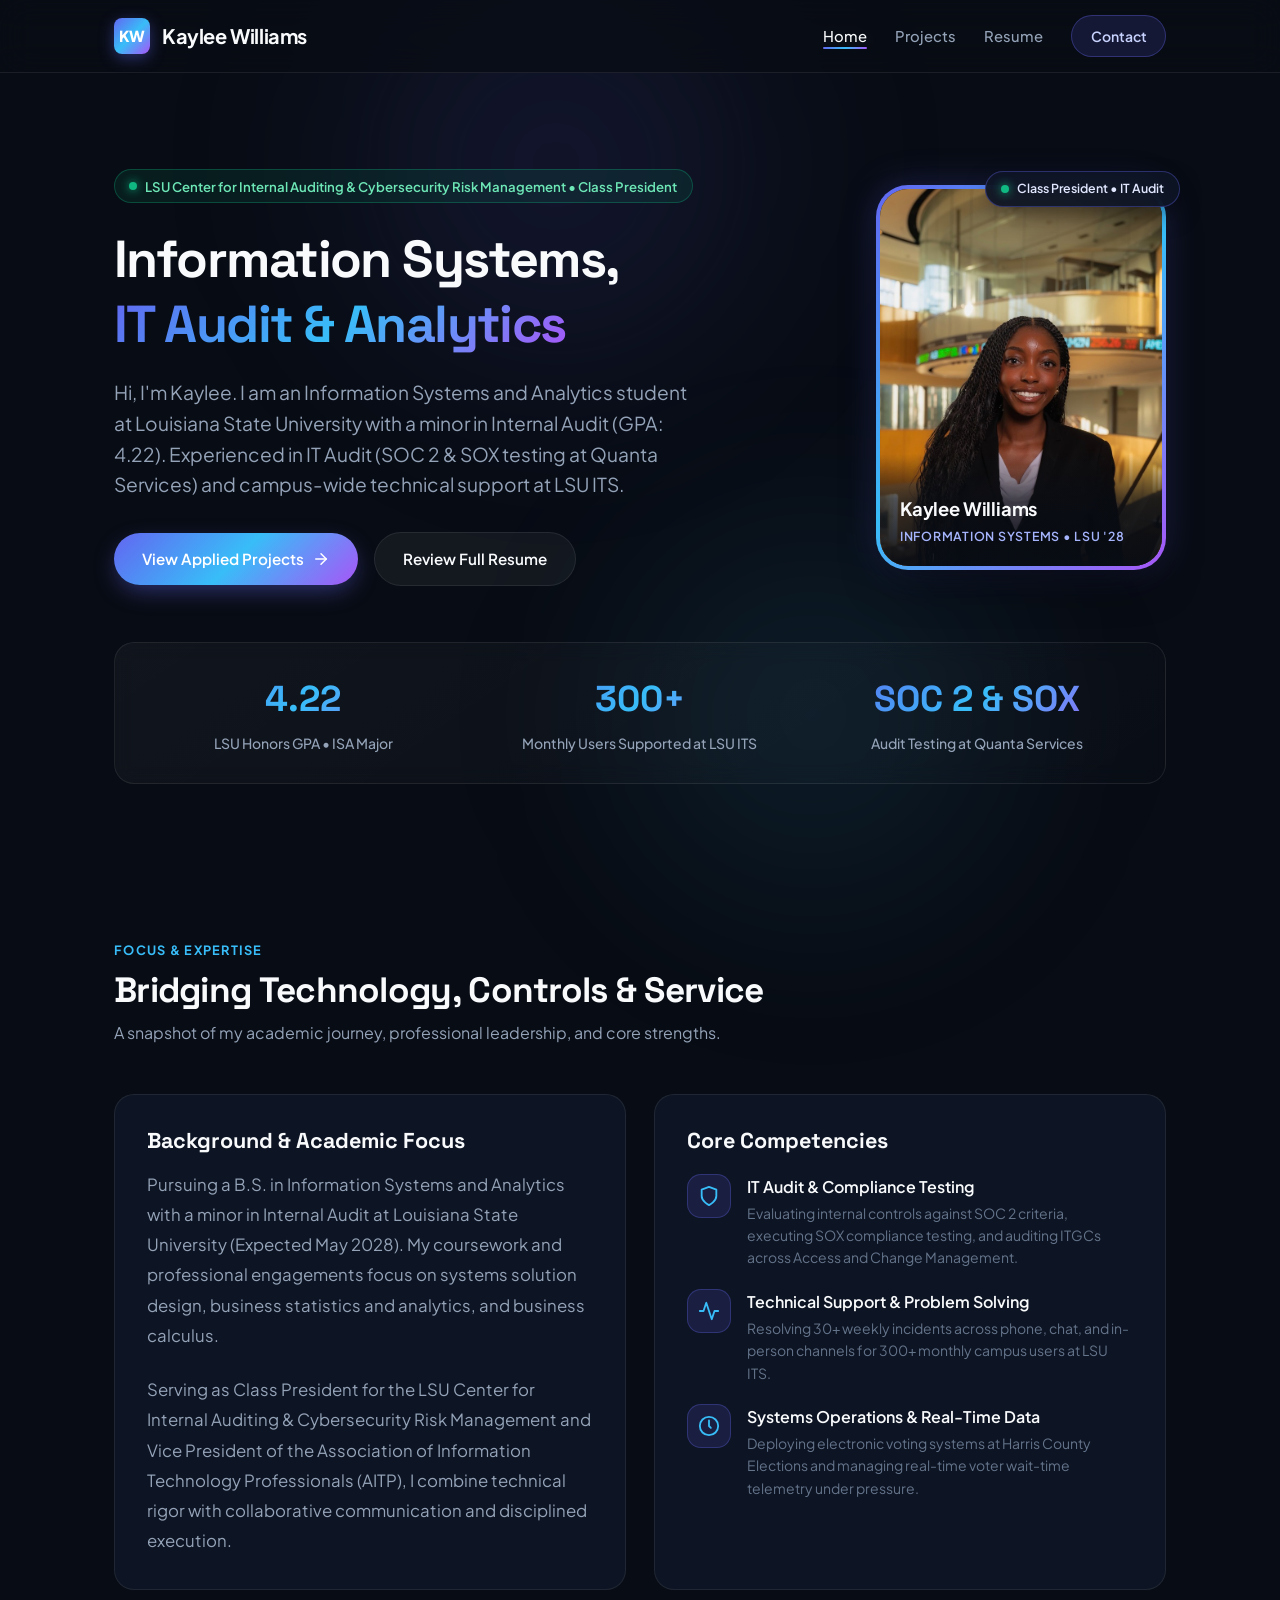
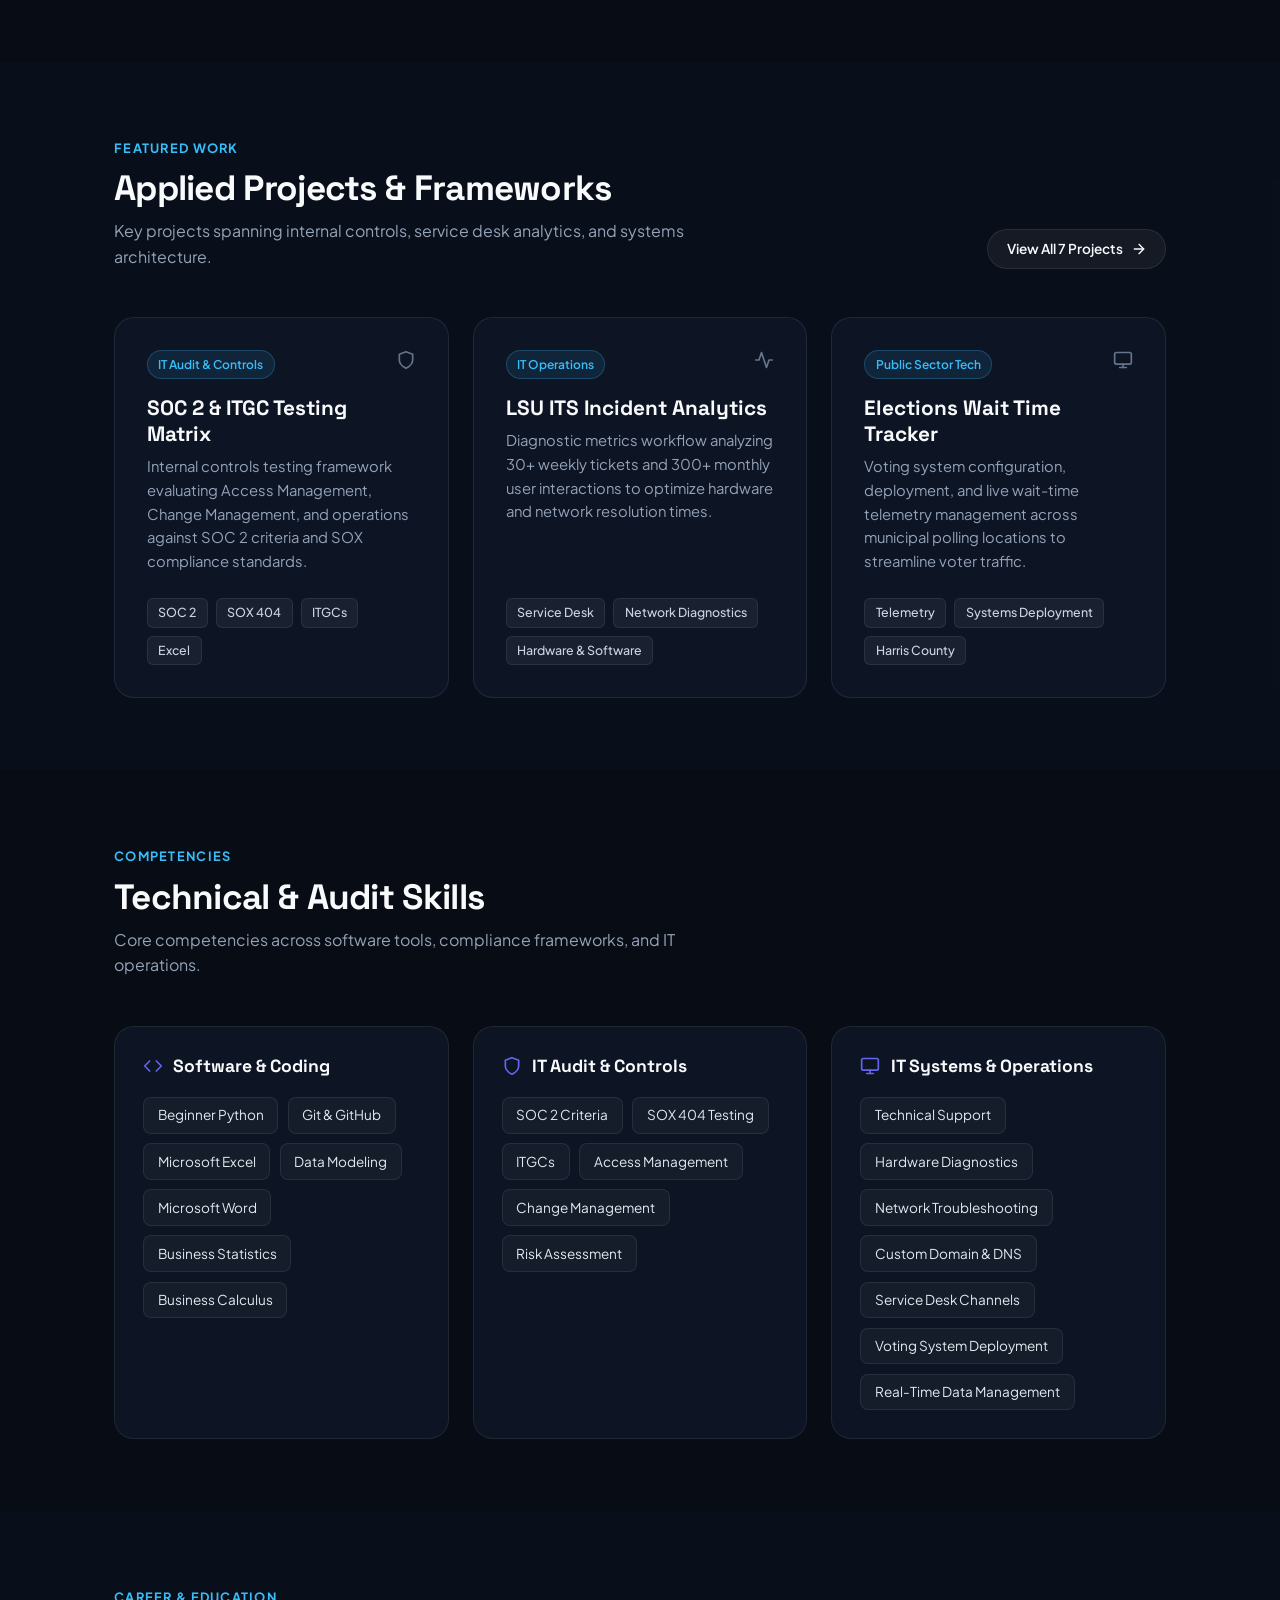
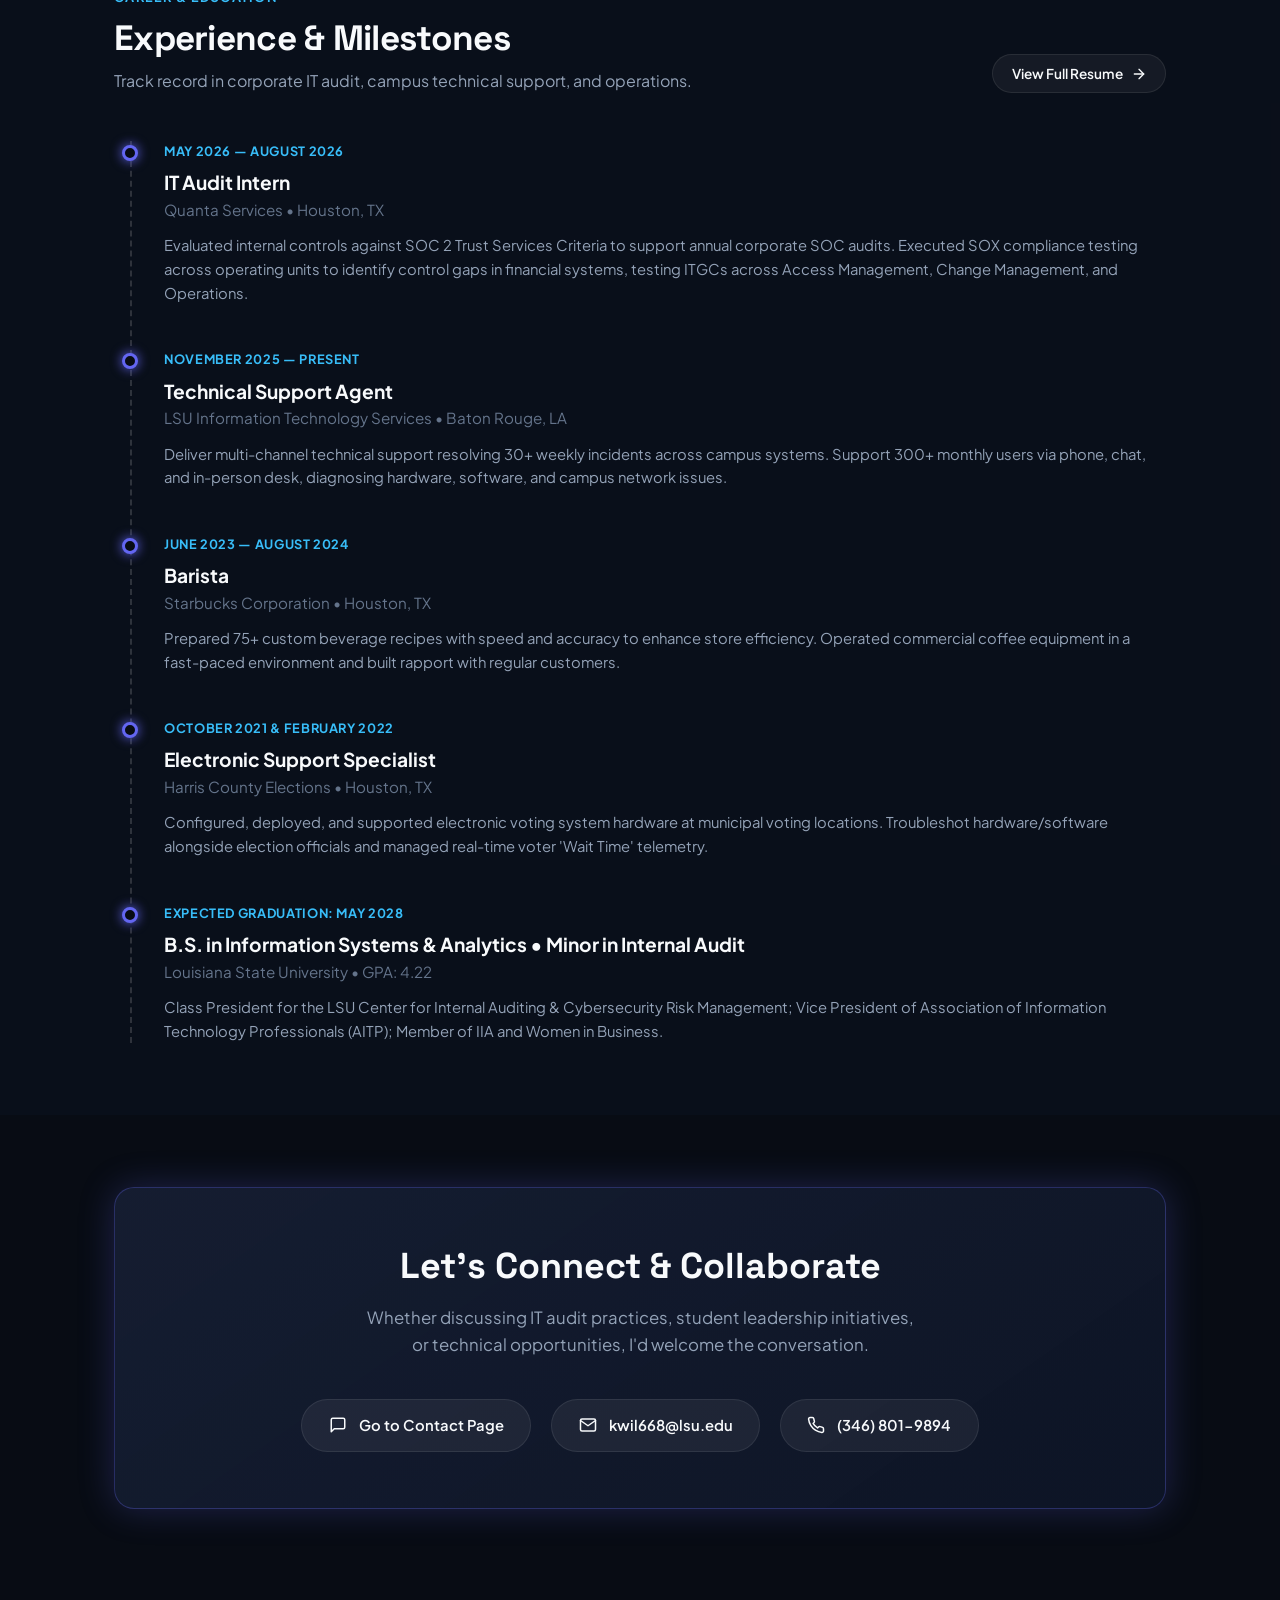
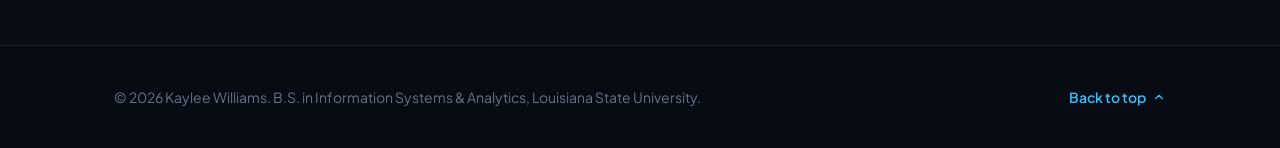
<file: index.html>
<!DOCTYPE html>
<html lang="en">
<head>
  <meta charset="UTF-8">
  <meta name="viewport" content="width=device-width, initial-scale=1.0">
  <meta name="description" content="Kaylee Williams - B.S. in Information Systems and Analytics (Minor: Internal Audit) at LSU. IT Audit Intern at Quanta Services, Technical Support Agent at LSU ITS, and Class President of LSU Center for Internal Auditing & Cybersecurity Risk Management.">
  <title>Kaylee Williams | Information Systems, IT Audit &amp; Analytics</title>
  <link rel="preconnect" href="https://fonts.googleapis.com">
  <link rel="preconnect" href="https://fonts.gstatic.com" crossorigin>
  <link href="https://fonts.googleapis.com/css2?family=Plus+Jakarta+Sans:wght@300;400;500;600;700;800&family=Space+Grotesk:wght@500;700&display=swap" rel="stylesheet">
  <link rel="stylesheet" href="styles.css">
</head>
<body>

  <!-- Top Sticky Navigation Bar -->
  <header>
    <div class="container nav-content">
      <a href="index.html" class="brand-logo" id="nav-brand" aria-label="Kaylee Williams Home">
        <div class="brand-icon">KW</div>
        <span>Kaylee Williams</span>
      </a>
      <nav aria-label="Main Navigation">
        <ul>
          <li><a href="index.html" class="active" id="link-home">Home</a></li>
          <li><a href="project.html" id="link-projects">Projects</a></li>
          <li><a href="resume.html" id="link-resume">Resume</a></li>
          <li><a href="contact.html" class="nav-cta" id="link-contact-cta">Contact</a></li>
        </ul>
      </nav>
    </div>
  </header>

  <main>
    <!-- Hero Section -->
    <section class="hero" id="hero">
      <div class="container">
        <div class="hero-wrapper">
          <div class="hero-text">
            <div class="badge-status">
              <span class="status-dot"></span>
              <span>LSU Center for Internal Auditing &amp; Cybersecurity Risk Management &bull; Class President</span>
            </div>
            <h1>Information Systems, <br><span class="text-gradient">IT Audit &amp; Analytics</span></h1>
            <p class="hero-lead">
              Hi, I'm Kaylee. I am an Information Systems and Analytics student at Louisiana State University with a minor in Internal Audit (GPA: 4.22). Experienced in IT Audit (SOC 2 &amp; SOX testing at Quanta Services) and campus-wide technical support at LSU ITS.
            </p>
            <div class="hero-actions">
              <a href="project.html" class="btn-primary" id="hero-btn-work">
                <span>View Applied Projects</span>
                <svg width="18" height="18" viewBox="0 0 24 24" fill="none" stroke="currentColor" stroke-width="2" stroke-linecap="round" stroke-linejoin="round"><line x1="5" y1="12" x2="19" y2="12"></line><polyline points="12 5 19 12 12 19"></polyline></svg>
              </a>
              <a href="resume.html" class="btn-secondary" id="hero-btn-resume">Review Full Resume</a>
            </div>
          </div>

          <div class="hero-visual">
            <div class="avatar-frame" id="hero-avatar">
              <div class="avatar-inner">
                <img src="images/headshot.jpg" alt="Kaylee Williams - Information Systems &amp; Analytics at LSU" class="headshot-img" id="hero-headshot">
                <div class="avatar-overlay">
                  <div class="avatar-title">Kaylee Williams</div>
                  <div class="avatar-subtitle">Information Systems &bull; LSU '28</div>
                </div>
              </div>
              <div class="avatar-floating-badge" id="hero-status-badge">
                <span class="status-dot"></span>
                <span>Class President &bull; IT Audit</span>
              </div>
            </div>
          </div>
        </div>

        <!-- Key Stats / Overview -->
        <div class="stats-strip">
          <div class="stat-item">
            <div class="stat-number">4.22</div>
            <div class="stat-label">LSU Honors GPA &bull; ISA Major</div>
          </div>
          <div class="stat-item">
            <div class="stat-number">300+</div>
            <div class="stat-label">Monthly Users Supported at LSU ITS</div>
          </div>
          <div class="stat-item">
            <div class="stat-number">SOC 2 &amp; SOX</div>
            <div class="stat-label">Audit Testing at Quanta Services</div>
          </div>
        </div>
      </div>
    </section>

    <!-- Professional Profile & Pillars Section -->
    <section id="profile" style="padding: 4.5rem 0;">
      <div class="container">
        <div class="section-header">
          <span class="section-tag">Focus &amp; Expertise</span>
          <h2 class="section-title">Bridging Technology, Controls &amp; Service</h2>
          <p class="section-desc">A snapshot of my academic journey, professional leadership, and core strengths.</p>
        </div>

        <div class="grid-2">
          <div class="card">
            <h3 style="margin-bottom: 1rem; font-size: 1.35rem;">Background &amp; Academic Focus</h3>
            <p class="about-bio">
              Pursuing a B.S. in Information Systems and Analytics with a minor in Internal Audit at Louisiana State University (Expected May 2028). My coursework and professional engagements focus on systems solution design, business statistics and analytics, and business calculus.
            </p>
            <p class="about-bio" style="margin-bottom: 0;">
              Serving as Class President for the LSU Center for Internal Auditing &amp; Cybersecurity Risk Management and Vice President of the Association of Information Technology Professionals (AITP), I combine technical rigor with collaborative communication and disciplined execution.
            </p>
          </div>

          <div class="card">
            <h3 style="margin-bottom: 1rem; font-size: 1.35rem;">Core Competencies</h3>
            
            <div class="about-feature">
              <div class="about-icon-box">
                <svg width="22" height="22" viewBox="0 0 24 24" fill="none" stroke="currentColor" stroke-width="2" stroke-linecap="round" stroke-linejoin="round"><path d="M12 22s8-4 8-10V5l-8-3-8 3v7c0 6 8 10 8 10z"></path></svg>
              </div>
              <div>
                <div class="about-feature-title">IT Audit &amp; Compliance Testing</div>
                <div class="about-feature-desc">Evaluating internal controls against SOC 2 criteria, executing SOX compliance testing, and auditing ITGCs across Access and Change Management.</div>
              </div>
            </div>

            <div class="about-feature">
              <div class="about-icon-box">
                <svg width="22" height="22" viewBox="0 0 24 24" fill="none" stroke="currentColor" stroke-width="2" stroke-linecap="round" stroke-linejoin="round"><polyline points="22 12 18 12 15 21 9 3 6 12 2 12"></polyline></svg>
              </div>
              <div>
                <div class="about-feature-title">Technical Support &amp; Problem Solving</div>
                <div class="about-feature-desc">Resolving 30+ weekly incidents across phone, chat, and in-person channels for 300+ monthly campus users at LSU ITS.</div>
              </div>
            </div>

            <div class="about-feature">
              <div class="about-icon-box">
                <svg width="22" height="22" viewBox="0 0 24 24" fill="none" stroke="currentColor" stroke-width="2" stroke-linecap="round" stroke-linejoin="round"><circle cx="12" cy="12" r="10"></circle><polyline points="12 6 12 12 14 14"></polyline></svg>
              </div>
              <div>
                <div class="about-feature-title">Systems Operations &amp; Real-Time Data</div>
                <div class="about-feature-desc">Deploying electronic voting systems at Harris County Elections and managing real-time voter wait-time telemetry under pressure.</div>
              </div>
            </div>
          </div>
        </div>
      </div>
    </section>

    <!-- Featured Projects Teaser Section -->
    <section id="projects" style="background: rgba(14, 20, 36, 0.4); padding: 4.5rem 0;">
      <div class="container">
        <div class="section-header" style="display: flex; justify-content: space-between; align-items: flex-end; flex-wrap: wrap; gap: 1rem;">
          <div>
            <span class="section-tag">Featured Work</span>
            <h2 class="section-title">Applied Projects &amp; Frameworks</h2>
            <p class="section-desc">Key projects spanning internal controls, service desk analytics, and systems architecture.</p>
          </div>
          <div>
            <a href="project.html" class="btn-secondary btn-sm" id="btn-see-all-projects">
              <span>View All 7 Projects</span>
              <svg width="16" height="16" viewBox="0 0 24 24" fill="none" stroke="currentColor" stroke-width="2" stroke-linecap="round" stroke-linejoin="round"><line x1="5" y1="12" x2="19" y2="12"></line><polyline points="12 5 19 12 12 19"></polyline></svg>
            </a>
          </div>
        </div>

        <div class="grid-3">
          <!-- Project 1 -->
          <div class="card project-card">
            <div>
              <div class="project-header">
                <span class="project-badge">IT Audit &amp; Controls</span>
                <span class="project-icon">
                  <svg width="20" height="20" viewBox="0 0 24 24" fill="none" stroke="currentColor" stroke-width="2" stroke-linecap="round" stroke-linejoin="round"><path d="M12 22s8-4 8-10V5l-8-3-8 3v7c0 6 8 10 8 10z"></path></svg>
                </span>
              </div>
              <h3 class="project-title">SOC 2 &amp; ITGC Testing Matrix</h3>
              <p class="project-summary">
                Internal controls testing framework evaluating Access Management, Change Management, and operations against SOC 2 criteria and SOX compliance standards.
              </p>
            </div>
            <div class="tech-tags">
              <span class="tag">SOC 2</span>
              <span class="tag">SOX 404</span>
              <span class="tag">ITGCs</span>
              <span class="tag">Excel</span>
            </div>
          </div>

          <!-- Project 2 -->
          <div class="card project-card">
            <div>
              <div class="project-header">
                <span class="project-badge">IT Operations</span>
                <span class="project-icon">
                  <svg width="20" height="20" viewBox="0 0 24 24" fill="none" stroke="currentColor" stroke-width="2" stroke-linecap="round" stroke-linejoin="round"><polyline points="22 12 18 12 15 21 9 3 6 12 2 12"></polyline></svg>
                </span>
              </div>
              <h3 class="project-title">LSU ITS Incident Analytics</h3>
              <p class="project-summary">
                Diagnostic metrics workflow analyzing 30+ weekly tickets and 300+ monthly user interactions to optimize hardware and network resolution times.
              </p>
            </div>
            <div class="tech-tags">
              <span class="tag">Service Desk</span>
              <span class="tag">Network Diagnostics</span>
              <span class="tag">Hardware &amp; Software</span>
            </div>
          </div>

          <!-- Project 3 -->
          <div class="card project-card">
            <div>
              <div class="project-header">
                <span class="project-badge">Public Sector Tech</span>
                <span class="project-icon">
                  <svg width="20" height="20" viewBox="0 0 24 24" fill="none" stroke="currentColor" stroke-width="2" stroke-linecap="round" stroke-linejoin="round"><rect x="2" y="3" width="20" height="14" rx="2" ry="2"></rect><line x1="8" y1="21" x2="16" y2="21"></line><line x1="12" y1="17" x2="12" y2="21"></line></svg>
                </span>
              </div>
              <h3 class="project-title">Elections Wait Time Tracker</h3>
              <p class="project-summary">
                Voting system configuration, deployment, and live wait-time telemetry management across municipal polling locations to streamline voter traffic.
              </p>
            </div>
            <div class="tech-tags">
              <span class="tag">Telemetry</span>
              <span class="tag">Systems Deployment</span>
              <span class="tag">Harris County</span>
            </div>
          </div>
        </div>
      </div>
    </section>

    <!-- Skills & Stack Section -->
    <section id="skills" style="padding: 4.5rem 0;">
      <div class="container">
        <div class="section-header">
          <span class="section-tag">Competencies</span>
          <h2 class="section-title">Technical &amp; Audit Skills</h2>
          <p class="section-desc">Core competencies across software tools, compliance frameworks, and IT operations.</p>
        </div>

        <div class="grid-3">
          <div class="skill-category">
            <h3 class="skill-cat-title">
              <svg width="20" height="20" viewBox="0 0 24 24" fill="none" stroke="currentColor" stroke-width="2" stroke-linecap="round" stroke-linejoin="round"><polyline points="16 18 22 12 16 6"></polyline><polyline points="8 6 2 12 8 18"></polyline></svg>
              <span>Software &amp; Coding</span>
            </h3>
            <div class="skill-list">
              <span class="skill-pill">Beginner Python</span>
              <span class="skill-pill">Git &amp; GitHub</span>
              <span class="skill-pill">Microsoft Excel</span>
              <span class="skill-pill">Data Modeling</span>
              <span class="skill-pill">Microsoft Word</span>
              <span class="skill-pill">Business Statistics</span>
              <span class="skill-pill">Business Calculus</span>
            </div>
          </div>

          <div class="skill-category">
            <h3 class="skill-cat-title">
              <svg width="20" height="20" viewBox="0 0 24 24" fill="none" stroke="currentColor" stroke-width="2" stroke-linecap="round" stroke-linejoin="round"><path d="M12 22s8-4 8-10V5l-8-3-8 3v7c0 6 8 10 8 10z"></path></svg>
              <span>IT Audit &amp; Controls</span>
            </h3>
            <div class="skill-list">
              <span class="skill-pill">SOC 2 Criteria</span>
              <span class="skill-pill">SOX 404 Testing</span>
              <span class="skill-pill">ITGCs</span>
              <span class="skill-pill">Access Management</span>
              <span class="skill-pill">Change Management</span>
              <span class="skill-pill">Risk Assessment</span>
            </div>
          </div>

          <div class="skill-category">
            <h3 class="skill-cat-title">
              <svg width="20" height="20" viewBox="0 0 24 24" fill="none" stroke="currentColor" stroke-width="2" stroke-linecap="round" stroke-linejoin="round"><rect x="2" y="3" width="20" height="14" rx="2" ry="2"></rect><line x1="8" y1="21" x2="16" y2="21"></line><line x1="12" y1="17" x2="12" y2="21"></line></svg>
              <span>IT Systems &amp; Operations</span>
            </h3>
            <div class="skill-list">
              <span class="skill-pill">Technical Support</span>
              <span class="skill-pill">Hardware Diagnostics</span>
              <span class="skill-pill">Network Troubleshooting</span>
              <span class="skill-pill">Custom Domain &amp; DNS</span>
              <span class="skill-pill">Service Desk Channels</span>
              <span class="skill-pill">Voting System Deployment</span>
              <span class="skill-pill">Real-Time Data Management</span>
            </div>
          </div>
        </div>
      </div>
    </section>

    <!-- Experience Timeline Section -->
    <section id="experience" style="background: rgba(14, 20, 36, 0.4); padding: 4.5rem 0;">
      <div class="container">
        <div class="section-header" style="display: flex; justify-content: space-between; align-items: flex-end; flex-wrap: wrap; gap: 1rem;">
          <div>
            <span class="section-tag">Career &amp; Education</span>
            <h2 class="section-title">Experience &amp; Milestones</h2>
            <p class="section-desc">Track record in corporate IT audit, campus technical support, and operations.</p>
          </div>
          <div>
            <a href="resume.html" class="btn-secondary btn-sm" id="btn-see-full-resume">
              <span>View Full Resume</span>
              <svg width="16" height="16" viewBox="0 0 24 24" fill="none" stroke="currentColor" stroke-width="2" stroke-linecap="round" stroke-linejoin="round"><line x1="5" y1="12" x2="19" y2="12"></line><polyline points="12 5 19 12 12 19"></polyline></svg>
            </a>
          </div>
        </div>

        <div class="timeline">
          <!-- Item 1: Quanta Services -->
          <div class="timeline-item">
            <div class="timeline-marker"></div>
            <div class="timeline-date">May 2026 — August 2026</div>
            <div class="timeline-role">IT Audit Intern</div>
            <div class="timeline-org">Quanta Services &bull; Houston, TX</div>
            <p class="timeline-desc">
              Evaluated internal controls against SOC 2 Trust Services Criteria to support annual corporate SOC audits. Executed SOX compliance testing across operating units to identify control gaps in financial systems, testing ITGCs across Access Management, Change Management, and Operations.
            </p>
          </div>

          <!-- Item 2: LSU ITS -->
          <div class="timeline-item">
            <div class="timeline-marker"></div>
            <div class="timeline-date">November 2025 — Present</div>
            <div class="timeline-role">Technical Support Agent</div>
            <div class="timeline-org">LSU Information Technology Services &bull; Baton Rouge, LA</div>
            <p class="timeline-desc">
              Deliver multi-channel technical support resolving 30+ weekly incidents across campus systems. Support 300+ monthly users via phone, chat, and in-person desk, diagnosing hardware, software, and campus network issues.
            </p>
          </div>

          <!-- Item 3: Starbucks -->
          <div class="timeline-item">
            <div class="timeline-marker"></div>
            <div class="timeline-date">June 2023 — August 2024</div>
            <div class="timeline-role">Barista</div>
            <div class="timeline-org">Starbucks Corporation &bull; Houston, TX</div>
            <p class="timeline-desc">
              Prepared 75+ custom beverage recipes with speed and accuracy to enhance store efficiency. Operated commercial coffee equipment in a fast-paced environment and built rapport with regular customers.
            </p>
          </div>

          <!-- Item 4: Harris County Elections -->
          <div class="timeline-item">
            <div class="timeline-marker"></div>
            <div class="timeline-date">October 2021 &amp; February 2022</div>
            <div class="timeline-role">Electronic Support Specialist</div>
            <div class="timeline-org">Harris County Elections &bull; Houston, TX</div>
            <p class="timeline-desc">
              Configured, deployed, and supported electronic voting system hardware at municipal voting locations. Troubleshot hardware/software alongside election officials and managed real-time voter 'Wait Time' telemetry.
            </p>
          </div>

          <!-- Item 5: LSU Education -->
          <div class="timeline-item">
            <div class="timeline-marker"></div>
            <div class="timeline-date">Expected Graduation: May 2028</div>
            <div class="timeline-role">B.S. in Information Systems &amp; Analytics &bull; Minor in Internal Audit</div>
            <div class="timeline-org">Louisiana State University &bull; GPA: 4.22</div>
            <p class="timeline-desc">
              Class President for the LSU Center for Internal Auditing &amp; Cybersecurity Risk Management; Vice President of Association of Information Technology Professionals (AITP); Member of IIA and Women in Business.
            </p>
          </div>
        </div>
      </div>
    </section>

    <!-- Contact CTA Section -->
    <section id="contact-cta" style="padding: 4.5rem 0;">
      <div class="container">
        <div class="contact-card">
          <h2>Let's Connect &amp; Collaborate</h2>
          <p>
            Whether discussing IT audit practices, student leadership initiatives, or technical opportunities, I'd welcome the conversation.
          </p>
          <div class="contact-methods">
            <a href="contact.html" class="contact-link" id="contact-page-link">
              <svg width="18" height="18" viewBox="0 0 24 24" fill="none" stroke="currentColor" stroke-width="2" stroke-linecap="round" stroke-linejoin="round"><path d="M21 15a2 2 0 0 1-2 2H7l-4 4V5a2 2 0 0 1 2-2h14a2 2 0 0 1 2 2z"></path></svg>
              <span>Go to Contact Page</span>
            </a>
            <a href="mailto:kwil668@lsu.edu" class="contact-link" id="contact-email">
              <svg width="18" height="18" viewBox="0 0 24 24" fill="none" stroke="currentColor" stroke-width="2" stroke-linecap="round" stroke-linejoin="round"><path d="M4 4h16c1.1 0 2 .9 2 2v12c0 1.1-.9 2-2 2H4c-1.1 0-2-.9-2-2V6c0-1.1.9-2 2-2z"></path><polyline points="22,6 12,13 2,6"></polyline></svg>
              <span>kwil668@lsu.edu</span>
            </a>
            <a href="tel:3468019894" class="contact-link" id="contact-phone">
              <svg width="18" height="18" viewBox="0 0 24 24" fill="none" stroke="currentColor" stroke-width="2" stroke-linecap="round" stroke-linejoin="round"><path d="M22 16.92v3a2 2 0 0 1-2.18 2 19.79 19.79 0 0 1-8.63-3.07 19.5 19.5 0 0 1-6-6 19.79 19.79 0 0 1-3.07-8.67A2 2 0 0 1 4.11 2h3a2 2 0 0 1 2 1.72 12.84 12.84 0 0 0 .7 2.81 2 2 0 0 1-.45 2.11L8.09 9.91a16 16 0 0 0 6 6l1.27-1.27a2 2 0 0 1 2.11-.45 12.84 12.84 0 0 0 2.81.7A2 2 0 0 1 22 16.92z"></path></svg>
              <span>(346) 801-9894</span>
            </a>
          </div>
        </div>
      </div>
    </section>
  </main>

  <!-- Footer -->
  <footer>
    <div class="container footer-content">
      <div class="footer-text">
        &copy; 2026 Kaylee Williams. B.S. in Information Systems &amp; Analytics, Louisiana State University.
      </div>
      <a href="#" class="back-to-top" id="link-back-to-top">
        <span>Back to top</span>
        <svg width="14" height="14" viewBox="0 0 24 24" fill="none" stroke="currentColor" stroke-width="2" stroke-linecap="round" stroke-linejoin="round"><polyline points="18 15 12 9 6 15"></polyline></svg>
      </a>
    </div>
  </footer>

</body>
</html>
</file>
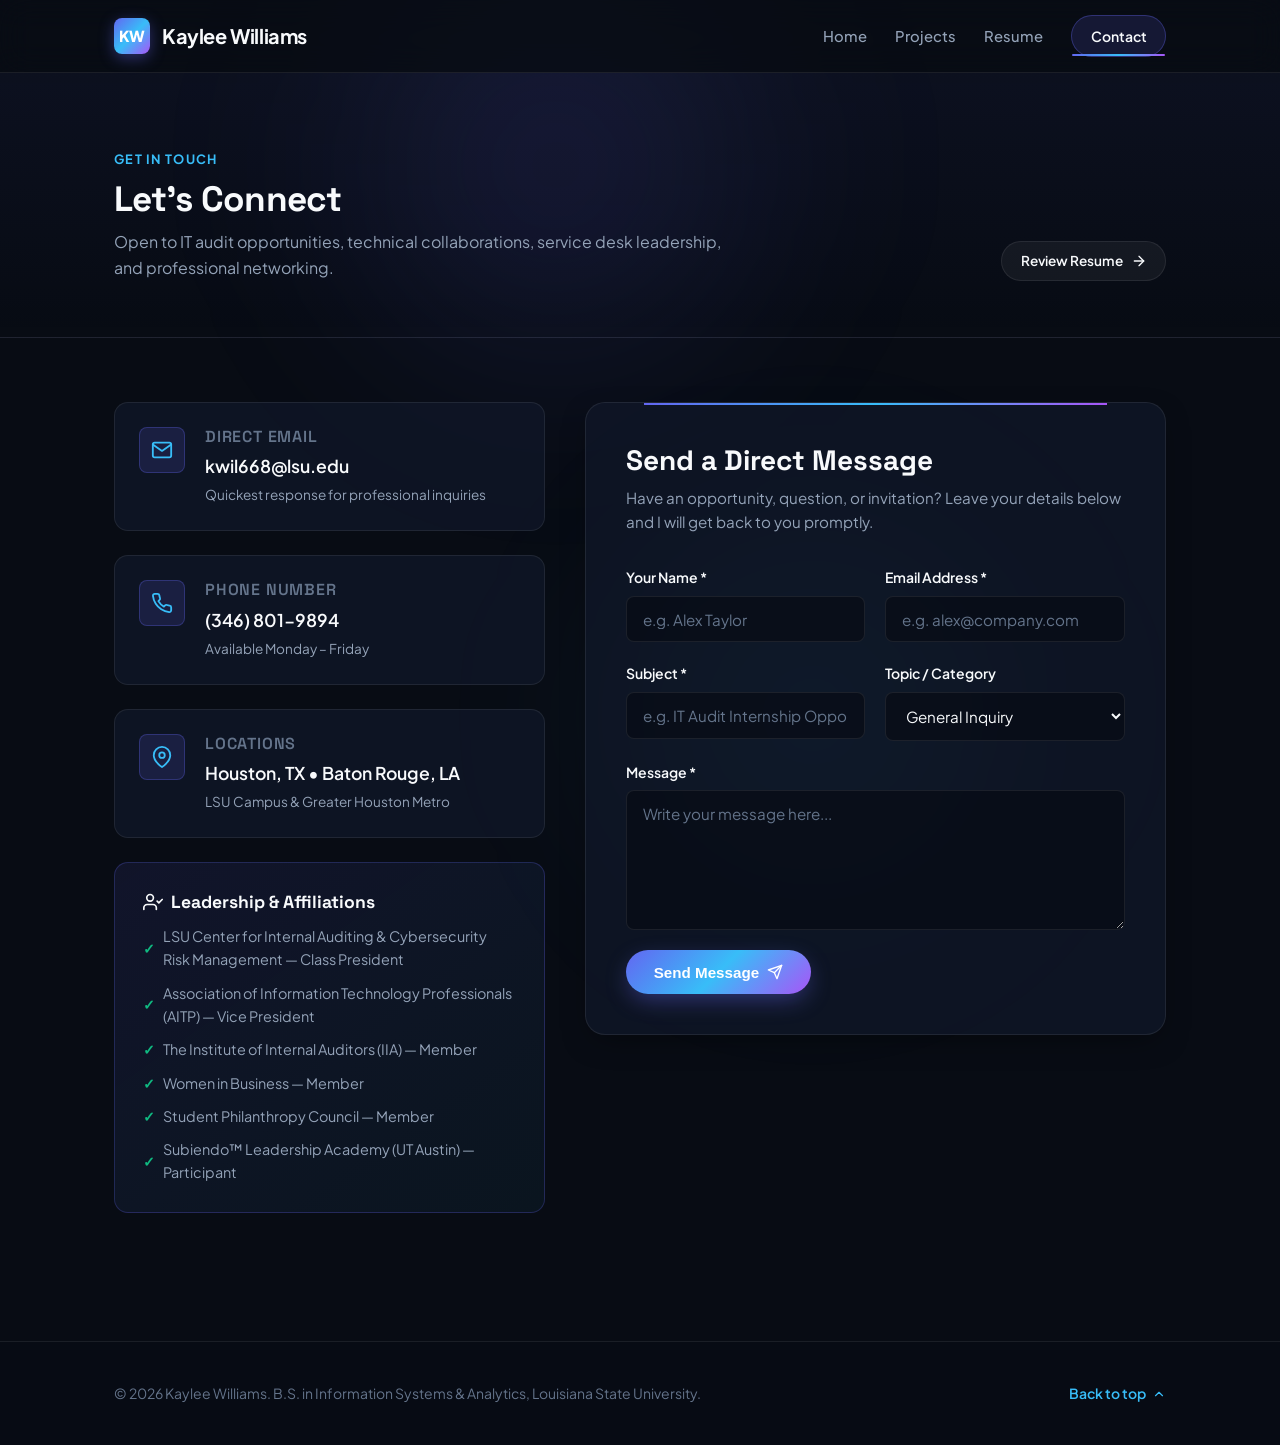
<file: contact.html>
<!DOCTYPE html>
<html lang="en">
<head>
  <meta charset="UTF-8">
  <meta name="viewport" content="width=device-width, initial-scale=1.0">
  <meta name="description" content="Contact Kaylee Williams - B.S. in Information Systems & Analytics student at LSU, Class President of LSU Center for Internal Auditing & Cybersecurity Risk Management. Reach out via email, phone, or message form.">
  <title>Contact | Kaylee Williams</title>
  <link rel="preconnect" href="https://fonts.googleapis.com">
  <link rel="preconnect" href="https://fonts.gstatic.com" crossorigin>
  <link href="https://fonts.googleapis.com/css2?family=Plus+Jakarta+Sans:wght@300;400;500;600;700;800&family=Space+Grotesk:wght@500;700&display=swap" rel="stylesheet">
  <link rel="stylesheet" href="styles.css">
</head>
<body>

  <!-- Top Sticky Navigation Bar -->
  <header>
    <div class="container nav-content">
      <a href="index.html" class="brand-logo" id="nav-brand" aria-label="Kaylee Williams Home">
        <div class="brand-icon">KW</div>
        <span>Kaylee Williams</span>
      </a>
      <nav aria-label="Main Navigation">
        <ul>
          <li><a href="index.html" id="link-home">Home</a></li>
          <li><a href="project.html" id="link-projects">Projects</a></li>
          <li><a href="resume.html" id="link-resume">Resume</a></li>
          <li><a href="contact.html" class="active nav-cta" id="link-contact-cta">Contact</a></li>
        </ul>
      </nav>
    </div>
  </header>

  <main>
    <!-- Page Header -->
    <div class="page-header">
      <div class="container page-header-content">
        <div>
          <span class="section-tag">Get In Touch</span>
          <h1 class="section-title">Let's Connect</h1>
          <p class="section-desc">
            Open to IT audit opportunities, technical collaborations, service desk leadership, and professional networking.
          </p>
        </div>
        <div class="hero-actions">
          <a href="resume.html" class="btn-secondary btn-sm" id="btn-view-resume-top">
            <span>Review Resume</span>
            <svg width="16" height="16" viewBox="0 0 24 24" fill="none" stroke="currentColor" stroke-width="2" stroke-linecap="round" stroke-linejoin="round"><line x1="5" y1="12" x2="19" y2="12"></line><polyline points="12 5 19 12 12 19"></polyline></svg>
          </a>
        </div>
      </div>
    </div>

    <!-- Contact Section -->
    <section style="padding: 4rem 0;">
      <div class="container">
        <div class="contact-layout-grid">
          
          <!-- Contact Info Column -->
          <div class="contact-info-column">
            
            <!-- Direct Card: Email -->
            <div class="contact-direct-card">
              <div class="contact-card-icon">
                <svg width="22" height="22" viewBox="0 0 24 24" fill="none" stroke="currentColor" stroke-width="2" stroke-linecap="round" stroke-linejoin="round"><path d="M4 4h16c1.1 0 2 .9 2 2v12c0 1.1-.9 2-2 2H4c-1.1 0-2-.9-2-2V6c0-1.1.9-2 2-2z"></path><polyline points="22,6 12,13 2,6"></polyline></svg>
              </div>
              <div class="contact-card-content">
                <h3>Direct Email</h3>
                <a href="mailto:kwil668@lsu.edu" id="contact-info-email">kwil668@lsu.edu</a>
                <div class="contact-subtext">Quickest response for professional inquiries</div>
              </div>
            </div>

            <!-- Direct Card: Phone -->
            <div class="contact-direct-card">
              <div class="contact-card-icon">
                <svg width="22" height="22" viewBox="0 0 24 24" fill="none" stroke="currentColor" stroke-width="2" stroke-linecap="round" stroke-linejoin="round"><path d="M22 16.92v3a2 2 0 0 1-2.18 2 19.79 19.79 0 0 1-8.63-3.07 19.5 19.5 0 0 1-6-6 19.79 19.79 0 0 1-3.07-8.67A2 2 0 0 1 4.11 2h3a2 2 0 0 1 2 1.72 12.84 12.84 0 0 0 .7 2.81 2 2 0 0 1-.45 2.11L8.09 9.91a16 16 0 0 0 6 6l1.27-1.27a2 2 0 0 1 2.11-.45 12.84 12.84 0 0 0 2.81.7A2 2 0 0 1 22 16.92z"></path></svg>
              </div>
              <div class="contact-card-content">
                <h3>Phone Number</h3>
                <a href="tel:3468019894" id="contact-info-phone">(346) 801-9894</a>
                <div class="contact-subtext">Available Monday &ndash; Friday</div>
              </div>
            </div>

            <!-- Direct Card: Location -->
            <div class="contact-direct-card">
              <div class="contact-card-icon">
                <svg width="22" height="22" viewBox="0 0 24 24" fill="none" stroke="currentColor" stroke-width="2" stroke-linecap="round" stroke-linejoin="round"><path d="M21 10c0 7-9 13-9 13s-9-6-9-13a9 9 0 0 1 18 0z"></path><circle cx="12" cy="10" r="3"></circle></svg>
              </div>
              <div class="contact-card-content">
                <h3>Locations</h3>
                <p>Houston, TX &bull; Baton Rouge, LA</p>
                <div class="contact-subtext">LSU Campus &amp; Greater Houston Metro</div>
              </div>
            </div>

            <!-- Campus & Organization Leadership Box -->
            <div class="leadership-badge-box">
              <h4>
                <svg width="20" height="20" viewBox="0 0 24 24" fill="none" stroke="currentColor" stroke-width="2" stroke-linecap="round" stroke-linejoin="round"><path d="M16 21v-2a4 4 0 0 0-4-4H5a4 4 0 0 0-4 4v2"></path><circle cx="8.5" cy="7" r="4"></circle><polyline points="17 11 19 13 23 9"></polyline></svg>
                <span>Leadership &amp; Affiliations</span>
              </h4>
              <ul class="leadership-list">
                <li>LSU Center for Internal Auditing &amp; Cybersecurity Risk Management &mdash; Class President</li>
                <li>Association of Information Technology Professionals (AITP) &mdash; Vice President</li>
                <li>The Institute of Internal Auditors (IIA) &mdash; Member</li>
                <li>Women in Business &mdash; Member</li>
                <li>Student Philanthropy Council &mdash; Member</li>
                <li>Subiendo&trade; Leadership Academy (UT Austin) &mdash; Participant</li>
              </ul>
            </div>

          </div>

          <!-- Contact Form Container -->
          <div class="contact-form-container">
            <div class="form-header">
              <h2>Send a Direct Message</h2>
              <p>Have an opportunity, question, or invitation? Leave your details below and I will get back to you promptly.</p>
            </div>

            <form id="portfolio-contact-form" class="contact-form" novalidate>
              <div class="form-row">
                <div class="form-group">
                  <label for="form-name" class="form-label">Your Name *</label>
                  <input type="text" id="form-name" name="name" class="form-input" placeholder="e.g. Alex Taylor" required>
                </div>
                <div class="form-group">
                  <label for="form-email" class="form-label">Email Address *</label>
                  <input type="email" id="form-email" name="email" class="form-input" placeholder="e.g. alex@company.com" required>
                </div>
              </div>

              <div class="form-row">
                <div class="form-group">
                  <label for="form-subject" class="form-label">Subject *</label>
                  <input type="text" id="form-subject" name="subject" class="form-input" placeholder="e.g. IT Audit Internship Opportunity" required>
                </div>
                <div class="form-group">
                  <label for="form-category" class="form-label">Topic / Category</label>
                  <select id="form-category" name="category" class="form-select">
                    <option value="General Inquiry">General Inquiry</option>
                    <option value="IT Audit & SOX Compliance">IT Audit &amp; SOX Compliance</option>
                    <option value="Technical Support & IT Services">Technical Support &amp; IT Services</option>
                    <option value="AITP & Campus Leadership">AITP &amp; Campus Leadership</option>
                    <option value="Project Collaboration">Project Collaboration</option>
                  </select>
                </div>
              </div>

              <div class="form-group">
                <label for="form-message" class="form-label">Message *</label>
                <textarea id="form-message" name="message" class="form-textarea" placeholder="Write your message here..." required></textarea>
              </div>

              <button type="submit" class="btn-primary" id="btn-submit-contact" style="align-self: flex-start; cursor: pointer;">
                <span>Send Message</span>
                <svg width="16" height="16" viewBox="0 0 24 24" fill="none" stroke="currentColor" stroke-width="2" stroke-linecap="round" stroke-linejoin="round"><line x1="22" y1="2" x2="11" y2="13"></line><polygon points="22 2 15 22 11 13 2 9 22 2"></polygon></svg>
              </button>

              <div id="form-status" class="form-status-message" role="alert"></div>
            </form>
          </div>

        </div>
      </div>
    </section>
  </main>

  <!-- Footer -->
  <footer>
    <div class="container footer-content">
      <div class="footer-text">
        &copy; 2026 Kaylee Williams. B.S. in Information Systems &amp; Analytics, Louisiana State University.
      </div>
      <a href="#" class="back-to-top" id="link-back-to-top">
        <span>Back to top</span>
        <svg width="14" height="14" viewBox="0 0 24 24" fill="none" stroke="currentColor" stroke-width="2" stroke-linecap="round" stroke-linejoin="round"><polyline points="18 15 12 9 6 15"></polyline></svg>
      </a>
    </div>
  </footer>

  <script>
    document.addEventListener('DOMContentLoaded', () => {
      const form = document.getElementById('portfolio-contact-form');
      const statusBox = document.getElementById('form-status');
      const submitBtn = document.getElementById('btn-submit-contact');

      if (form && statusBox) {
        form.addEventListener('submit', (e) => {
          e.preventDefault();

          const name = document.getElementById('form-name').value.trim();
          const email = document.getElementById('form-email').value.trim();
          const subject = document.getElementById('form-subject').value.trim();
          const message = document.getElementById('form-message').value.trim();

          // Validation
          if (!name || !email || !subject || !message) {
            statusBox.className = 'form-status-message error';
            statusBox.innerHTML = `
              <svg width="18" height="18" viewBox="0 0 24 24" fill="none" stroke="currentColor" stroke-width="2"><circle cx="12" cy="12" r="10"></circle><line x1="12" y1="8" x2="12" y2="12"></line><line x1="12" y1="16" x2="12.01" y2="16"></line></svg>
              <span>Please fill in all required fields before sending.</span>
            `;
            return;
          }

          const emailPattern = /^[^\s@]+@[^\s@]+\.[^\s@]+$/;
          if (!emailPattern.test(email)) {
            statusBox.className = 'form-status-message error';
            statusBox.innerHTML = `
              <svg width="18" height="18" viewBox="0 0 24 24" fill="none" stroke="currentColor" stroke-width="2"><circle cx="12" cy="12" r="10"></circle><line x1="12" y1="8" x2="12" y2="12"></line><line x1="12" y1="16" x2="12.01" y2="16"></line></svg>
              <span>Please enter a valid email address.</span>
            `;
            return;
          }

          // Simulation of submission
          submitBtn.disabled = true;
          submitBtn.innerHTML = '<span>Sending Message...</span>';

          setTimeout(() => {
            statusBox.className = 'form-status-message success';
            statusBox.innerHTML = `
              <svg width="18" height="18" viewBox="0 0 24 24" fill="none" stroke="currentColor" stroke-width="2"><path d="M22 11.08V12a10 10 0 1 1-5.93-9.14"></path><polyline points="22 4 12 14.01 9 11.01"></polyline></svg>
              <span>Thank you, ${name}! Your message has been received. I'll get back to you at ${email} shortly.</span>
            `;
            form.reset();
            submitBtn.disabled = false;
            submitBtn.innerHTML = `
              <span>Send Message</span>
              <svg width="16" height="16" viewBox="0 0 24 24" fill="none" stroke="currentColor" stroke-width="2" stroke-linecap="round" stroke-linejoin="round"><line x1="22" y1="2" x2="11" y2="13"></line><polygon points="22 2 15 22 11 13 2 9 22 2"></polygon></svg>
            `;
          }, 600);
        });
      }
    });
  </script>

</body>
</html>
</file>
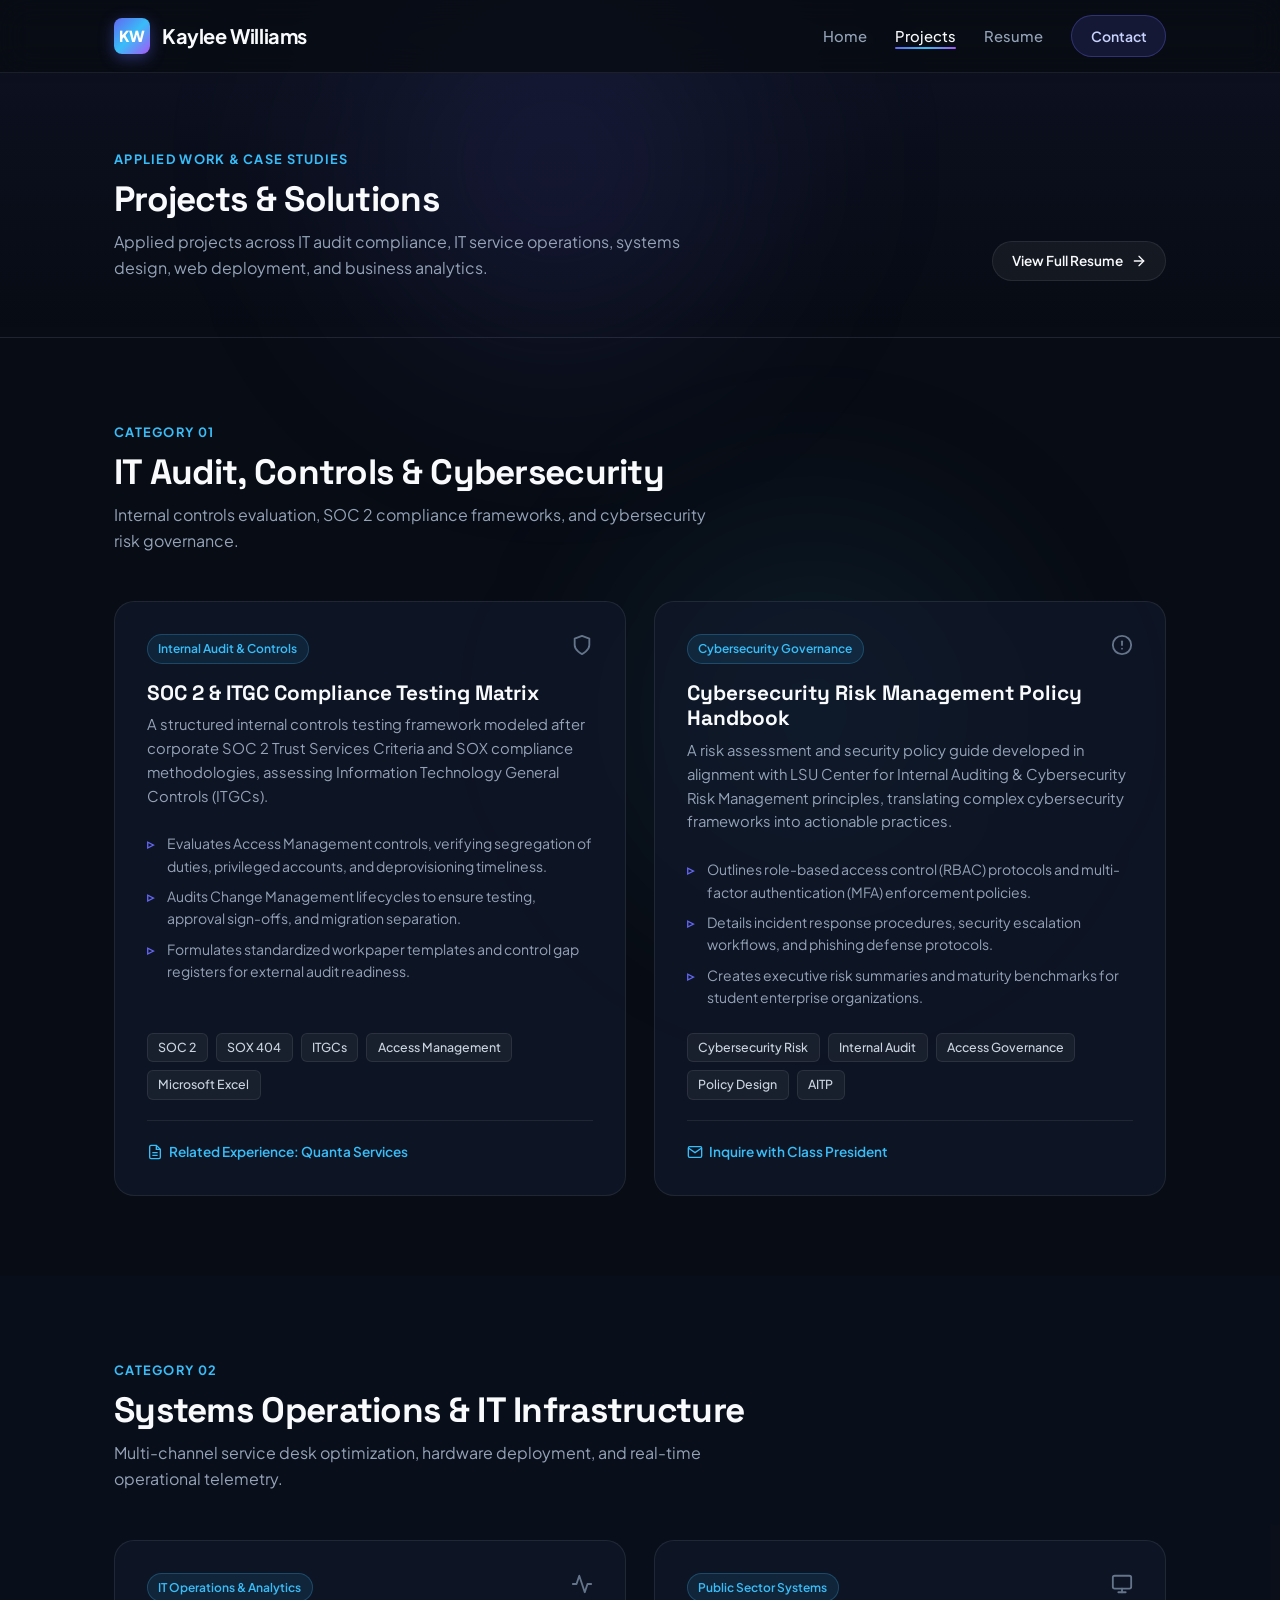
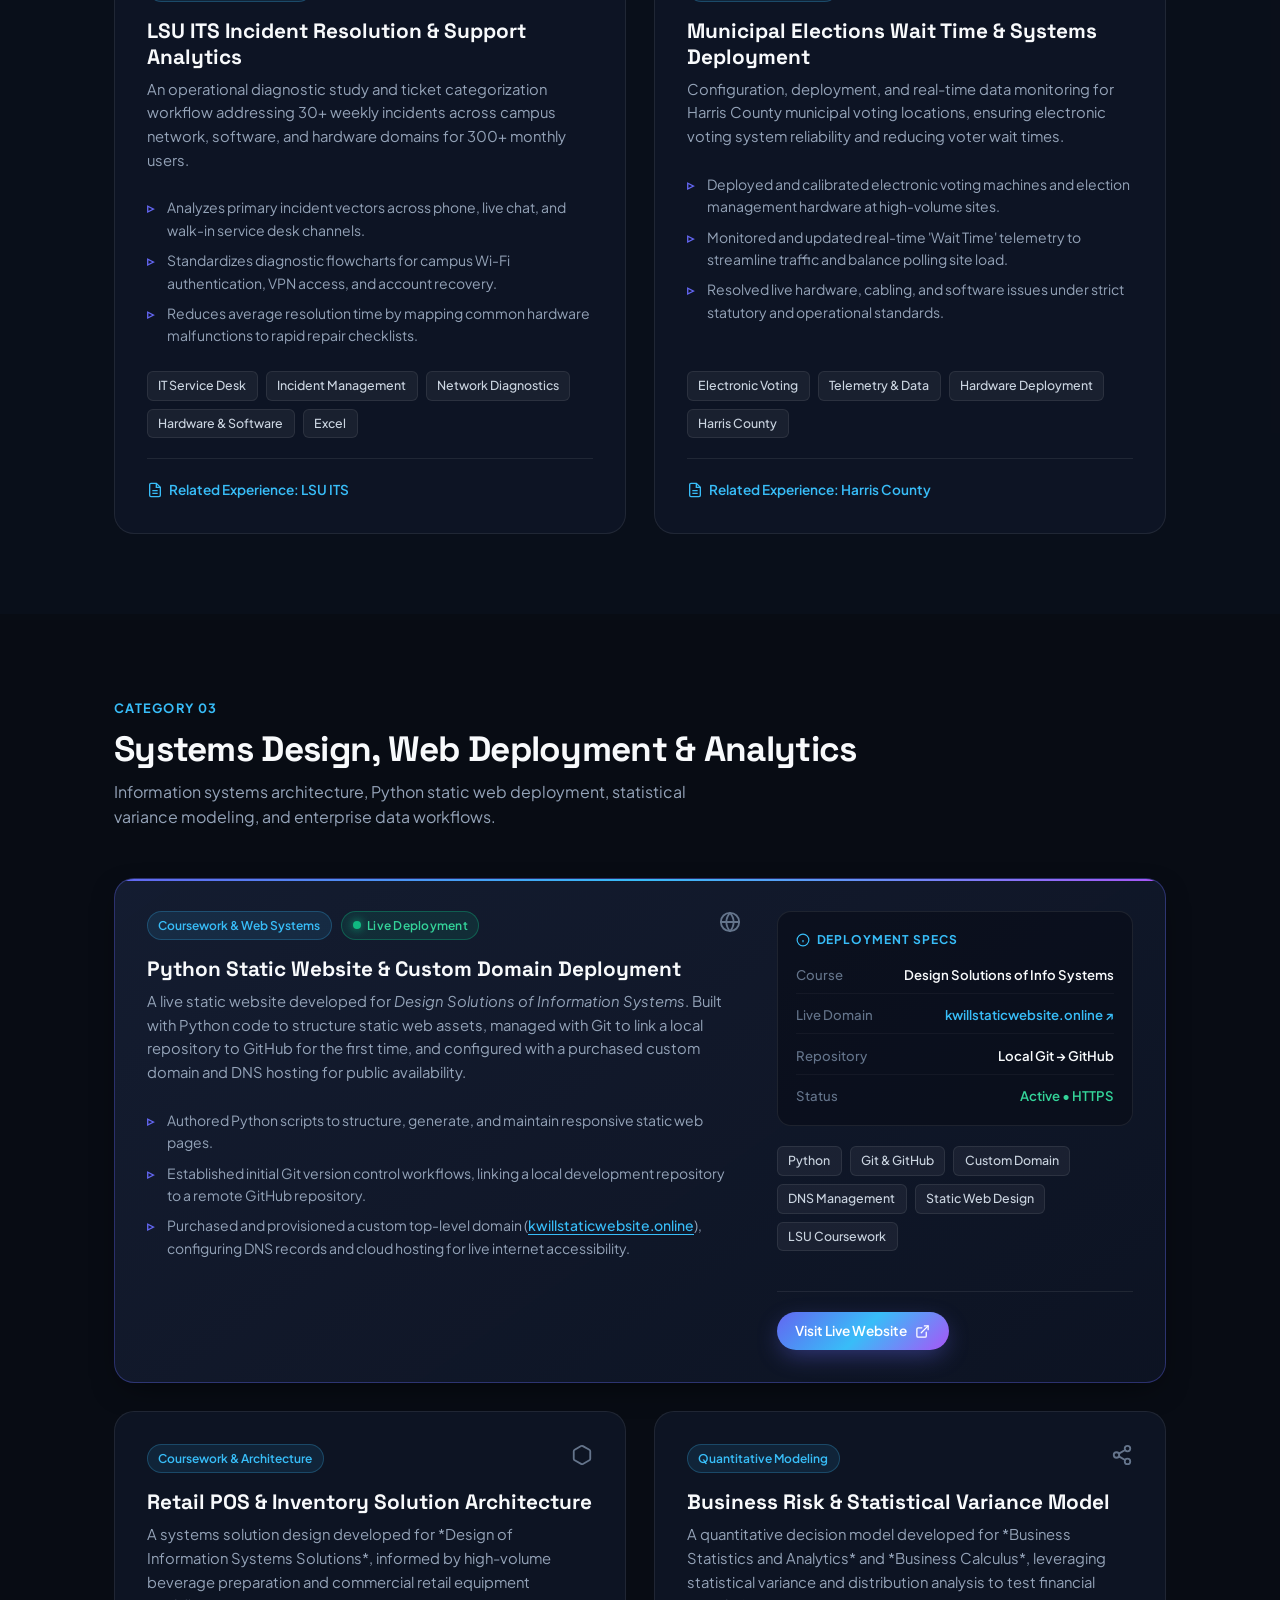
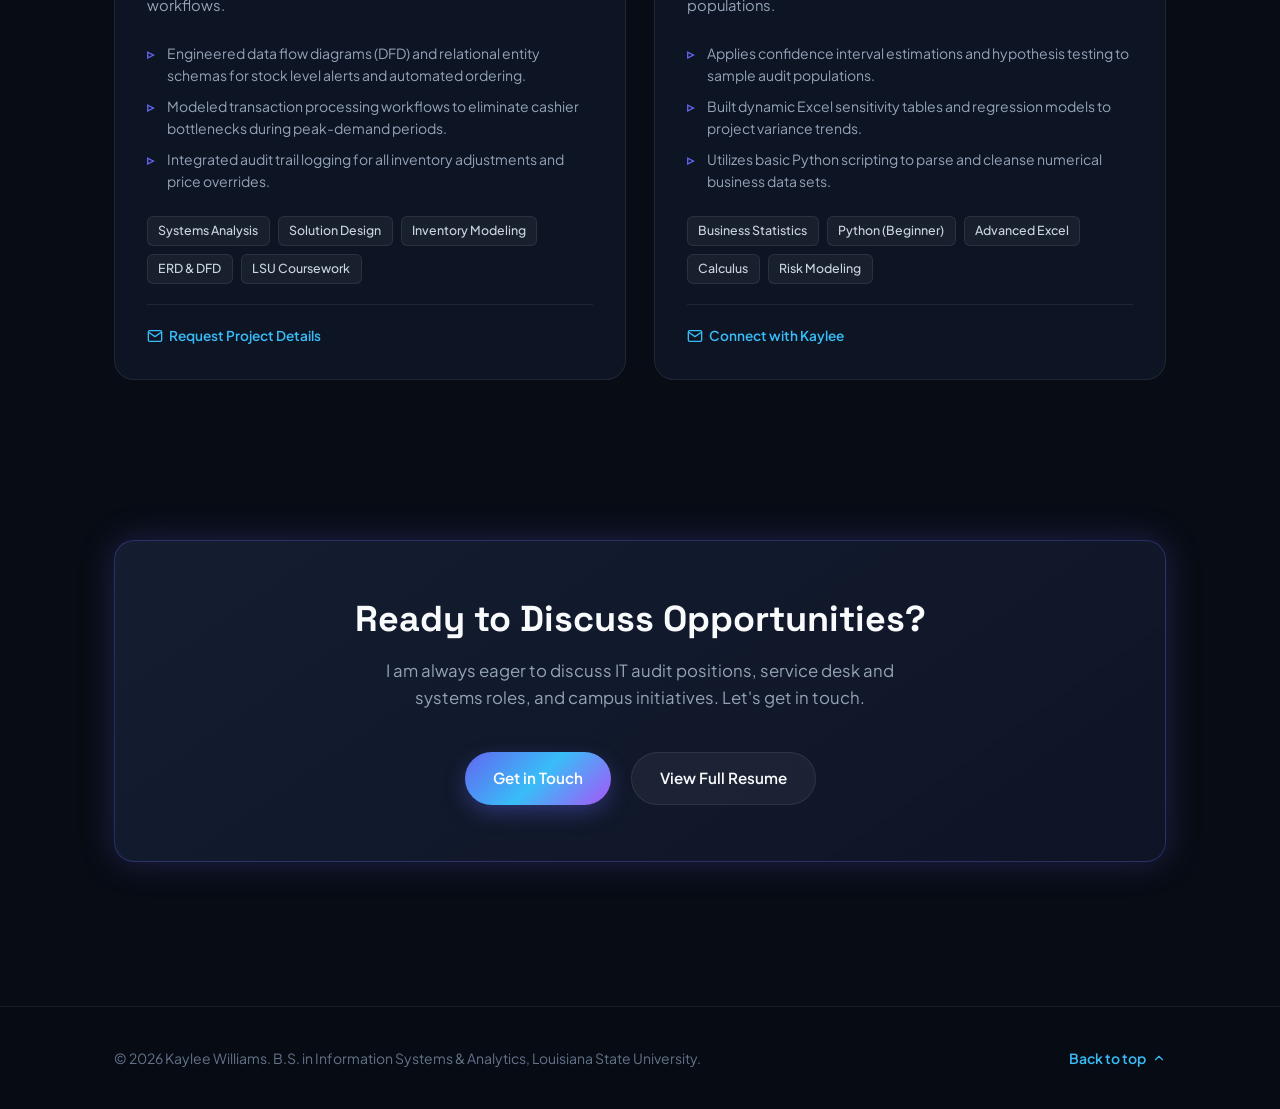
<file: project.html>
<!DOCTYPE html>
<html lang="en">
<head>
  <meta charset="UTF-8">
  <meta name="viewport" content="width=device-width, initial-scale=1.0">
  <meta name="description" content="Projects and Applied Work by Kaylee Williams - Information Systems & Analytics, IT Audit & ITGCs, Enterprise IT Support, Systems Architecture, and Static Web Deployment.">
  <title>Projects | Kaylee Williams</title>
  <link rel="preconnect" href="https://fonts.googleapis.com">
  <link rel="preconnect" href="https://fonts.gstatic.com" crossorigin>
  <link href="https://fonts.googleapis.com/css2?family=Plus+Jakarta+Sans:wght@300;400;500;600;700;800&family=Space+Grotesk:wght@500;700&display=swap" rel="stylesheet">
  <link rel="stylesheet" href="styles.css">
</head>
<body>

  <!-- Top Sticky Navigation Bar -->
  <header>
    <div class="container nav-content">
      <a href="index.html" class="brand-logo" id="nav-brand" aria-label="Kaylee Williams Home">
        <div class="brand-icon">KW</div>
        <span>Kaylee Williams</span>
      </a>
      <nav aria-label="Main Navigation">
        <ul>
          <li><a href="index.html" id="link-home">Home</a></li>
          <li><a href="project.html" class="active" id="link-projects">Projects</a></li>
          <li><a href="resume.html" id="link-resume">Resume</a></li>
          <li><a href="contact.html" class="nav-cta" id="link-contact-cta">Contact</a></li>
        </ul>
      </nav>
    </div>
  </header>

  <main>
    <!-- Page Header -->
    <div class="page-header">
      <div class="container page-header-content">
        <div>
          <span class="section-tag">Applied Work &amp; Case Studies</span>
          <h1 class="section-title">Projects &amp; Solutions</h1>
          <p class="section-desc">
            Applied projects across IT audit compliance, IT service operations, systems design, web deployment, and business analytics.
          </p>
        </div>
        <div class="hero-actions">
          <a href="resume.html" class="btn-secondary btn-sm" id="btn-view-cv">
            <span>View Full Resume</span>
            <svg width="16" height="16" viewBox="0 0 24 24" fill="none" stroke="currentColor" stroke-width="2" stroke-linecap="round" stroke-linejoin="round"><line x1="5" y1="12" x2="19" y2="12"></line><polyline points="12 5 19 12 12 19"></polyline></svg>
          </a>
        </div>
      </div>
    </div>

    <!-- Category 01: IT Audit, Controls & Cybersecurity -->
    <section>
      <div class="container">
        <div class="section-header">
          <span class="section-tag">Category 01</span>
          <h2 class="section-title">IT Audit, Controls &amp; Cybersecurity</h2>
          <p class="section-desc">
            Internal controls evaluation, SOC 2 compliance frameworks, and cybersecurity risk governance.
          </p>
        </div>

        <div class="grid-2">
          <!-- Project Card 1: SOC 2 & ITGC Compliance Testing Matrix -->
          <article class="card project-card">
            <div>
              <div class="project-header">
                <span class="project-badge">Internal Audit &amp; Controls</span>
                <span class="project-icon">
                  <svg width="22" height="22" viewBox="0 0 24 24" fill="none" stroke="currentColor" stroke-width="2" stroke-linecap="round" stroke-linejoin="round"><path d="M12 22s8-4 8-10V5l-8-3-8 3v7c0 6 8 10 8 10z"></path></svg>
                </span>
              </div>
              <h3 class="project-title">SOC 2 &amp; ITGC Compliance Testing Matrix</h3>
              <p class="project-summary">
                A structured internal controls testing framework modeled after corporate SOC 2 Trust Services Criteria and SOX compliance methodologies, assessing Information Technology General Controls (ITGCs).
              </p>
              <ul class="project-highlights">
                <li>Evaluates Access Management controls, verifying segregation of duties, privileged accounts, and deprovisioning timeliness.</li>
                <li>Audits Change Management lifecycles to ensure testing, approval sign-offs, and migration separation.</li>
                <li>Formulates standardized workpaper templates and control gap registers for external audit readiness.</li>
              </ul>
            </div>
            <div>
              <div class="tech-tags">
                <span class="tag">SOC 2</span>
                <span class="tag">SOX 404</span>
                <span class="tag">ITGCs</span>
                <span class="tag">Access Management</span>
                <span class="tag">Microsoft Excel</span>
              </div>
              <div class="project-links">
                <a href="resume.html" class="project-link-item">
                  <svg width="16" height="16" viewBox="0 0 24 24" fill="none" stroke="currentColor" stroke-width="2"><path d="M14 2H6a2 2 0 0 0-2 2v16a2 2 0 0 0 2 2h12a2 2 0 0 0 2-2V8z"></path><polyline points="14 2 14 8 20 8"></polyline><line x1="16" y1="13" x2="8" y2="13"></line><line x1="16" y1="17" x2="8" y2="17"></line></svg>
                  <span>Related Experience: Quanta Services</span>
                </a>
              </div>
            </div>
          </article>

          <!-- Project Card 2: Cybersecurity Risk Management Policy Guide -->
          <article class="card project-card">
            <div>
              <div class="project-header">
                <span class="project-badge">Cybersecurity Governance</span>
                <span class="project-icon">
                  <svg width="22" height="22" viewBox="0 0 24 24" fill="none" stroke="currentColor" stroke-width="2" stroke-linecap="round" stroke-linejoin="round"><circle cx="12" cy="12" r="10"></circle><line x1="12" y1="8" x2="12" y2="12"></line><line x1="12" y1="16" x2="12.01" y2="16"></line></svg>
                </span>
              </div>
              <h3 class="project-title">Cybersecurity Risk Management Policy Handbook</h3>
              <p class="project-summary">
                A risk assessment and security policy guide developed in alignment with LSU Center for Internal Auditing &amp; Cybersecurity Risk Management principles, translating complex cybersecurity frameworks into actionable practices.
              </p>
              <ul class="project-highlights">
                <li>Outlines role-based access control (RBAC) protocols and multi-factor authentication (MFA) enforcement policies.</li>
                <li>Details incident response procedures, security escalation workflows, and phishing defense protocols.</li>
                <li>Creates executive risk summaries and maturity benchmarks for student enterprise organizations.</li>
              </ul>
            </div>
            <div>
              <div class="tech-tags">
                <span class="tag">Cybersecurity Risk</span>
                <span class="tag">Internal Audit</span>
                <span class="tag">Access Governance</span>
                <span class="tag">Policy Design</span>
                <span class="tag">AITP</span>
              </div>
              <div class="project-links">
                <a href="contact.html" class="project-link-item">
                  <svg width="16" height="16" viewBox="0 0 24 24" fill="none" stroke="currentColor" stroke-width="2"><path d="M4 4h16c1.1 0 2 .9 2 2v12c0 1.1-.9 2-2 2H4c-1.1 0-2-.9-2-2V6c0-1.1.9-2 2-2z"></path><polyline points="22,6 12,13 2,6"></polyline></svg>
                  <span>Inquire with Class President</span>
                </a>
              </div>
            </div>
          </article>
        </div>
      </div>
    </section>

    <!-- Category 02: Systems Operations & IT Infrastructure -->
    <section style="background: rgba(14, 20, 36, 0.4);">
      <div class="container">
        <div class="section-header">
          <span class="section-tag">Category 02</span>
          <h2 class="section-title">Systems Operations &amp; IT Infrastructure</h2>
          <p class="section-desc">
            Multi-channel service desk optimization, hardware deployment, and real-time operational telemetry.
          </p>
        </div>

        <div class="grid-2">
          <!-- Project Card 3: LSU ITS Incident Resolution & Ticket Analytics -->
          <article class="card project-card">
            <div>
              <div class="project-header">
                <span class="project-badge">IT Operations &amp; Analytics</span>
                <span class="project-icon">
                  <svg width="22" height="22" viewBox="0 0 24 24" fill="none" stroke="currentColor" stroke-width="2" stroke-linecap="round" stroke-linejoin="round"><polyline points="22 12 18 12 15 21 9 3 6 12 2 12"></polyline></svg>
                </span>
              </div>
              <h3 class="project-title">LSU ITS Incident Resolution &amp; Support Analytics</h3>
              <p class="project-summary">
                An operational diagnostic study and ticket categorization workflow addressing 30+ weekly incidents across campus network, software, and hardware domains for 300+ monthly users.
              </p>
              <ul class="project-highlights">
                <li>Analyzes primary incident vectors across phone, live chat, and walk-in service desk channels.</li>
                <li>Standardizes diagnostic flowcharts for campus Wi-Fi authentication, VPN access, and account recovery.</li>
                <li>Reduces average resolution time by mapping common hardware malfunctions to rapid repair checklists.</li>
              </ul>
            </div>
            <div>
              <div class="tech-tags">
                <span class="tag">IT Service Desk</span>
                <span class="tag">Incident Management</span>
                <span class="tag">Network Diagnostics</span>
                <span class="tag">Hardware &amp; Software</span>
                <span class="tag">Excel</span>
              </div>
              <div class="project-links">
                <a href="resume.html" class="project-link-item">
                  <svg width="16" height="16" viewBox="0 0 24 24" fill="none" stroke="currentColor" stroke-width="2"><path d="M14 2H6a2 2 0 0 0-2 2v16a2 2 0 0 0 2 2h12a2 2 0 0 0 2-2V8z"></path><polyline points="14 2 14 8 20 8"></polyline><line x1="16" y1="13" x2="8" y2="13"></line><line x1="16" y1="17" x2="8" y2="17"></line></svg>
                  <span>Related Experience: LSU ITS</span>
                </a>
              </div>
            </div>
          </article>

          <!-- Project Card 4: Harris County Elections Real-Time Wait Time -->
          <article class="card project-card">
            <div>
              <div class="project-header">
                <span class="project-badge">Public Sector Systems</span>
                <span class="project-icon">
                  <svg width="22" height="22" viewBox="0 0 24 24" fill="none" stroke="currentColor" stroke-width="2" stroke-linecap="round" stroke-linejoin="round"><rect x="2" y="3" width="20" height="14" rx="2" ry="2"></rect><line x1="8" y1="21" x2="16" y2="21"></line><line x1="12" y1="17" x2="12" y2="21"></line></svg>
                </span>
              </div>
              <h3 class="project-title">Municipal Elections Wait Time &amp; Systems Deployment</h3>
              <p class="project-summary">
                Configuration, deployment, and real-time data monitoring for Harris County municipal voting locations, ensuring electronic voting system reliability and reducing voter wait times.
              </p>
              <ul class="project-highlights">
                <li>Deployed and calibrated electronic voting machines and election management hardware at high-volume sites.</li>
                <li>Monitored and updated real-time 'Wait Time' telemetry to streamline traffic and balance polling site load.</li>
                <li>Resolved live hardware, cabling, and software issues under strict statutory and operational standards.</li>
              </ul>
            </div>
            <div>
              <div class="tech-tags">
                <span class="tag">Electronic Voting</span>
                <span class="tag">Telemetry &amp; Data</span>
                <span class="tag">Hardware Deployment</span>
                <span class="tag">Harris County</span>
              </div>
              <div class="project-links">
                <a href="resume.html" class="project-link-item">
                  <svg width="16" height="16" viewBox="0 0 24 24" fill="none" stroke="currentColor" stroke-width="2"><path d="M14 2H6a2 2 0 0 0-2 2v16a2 2 0 0 0 2 2h12a2 2 0 0 0 2-2V8z"></path><polyline points="14 2 14 8 20 8"></polyline><line x1="16" y1="13" x2="8" y2="13"></line><line x1="16" y1="17" x2="8" y2="17"></line></svg>
                  <span>Related Experience: Harris County</span>
                </a>
              </div>
            </div>
          </article>
        </div>
      </div>
    </section>

    <!-- Category 03: Systems Design, Web Deployment & Business Analytics -->
    <section>
      <div class="container">
        <div class="section-header">
          <span class="section-tag">Category 03</span>
          <h2 class="section-title">Systems Design, Web Deployment &amp; Analytics</h2>
          <p class="section-desc">
            Information systems architecture, Python static web deployment, statistical variance modeling, and enterprise data workflows.
          </p>
        </div>

        <div class="grid-2">
          <!-- Project Card: Python Static Website & Custom Domain Deployment (Featured) -->
          <article class="card project-card featured-project-card" id="project-static-site">
            <div class="featured-card-inner">
              <div class="featured-card-main">
                <div class="project-header">
                  <div class="badge-group">
                    <span class="project-badge">Coursework &amp; Web Systems</span>
                    <span class="live-pill">
                      <span class="status-dot"></span> Live Deployment
                    </span>
                  </div>
                  <span class="project-icon">
                    <svg width="22" height="22" viewBox="0 0 24 24" fill="none" stroke="currentColor" stroke-width="2" stroke-linecap="round" stroke-linejoin="round"><circle cx="12" cy="12" r="10"></circle><line x1="2" y1="12" x2="22" y2="12"></line><path d="M12 2a15.3 15.3 0 0 1 4 10 15.3 15.3 0 0 1-4 10 15.3 15.3 0 0 1-4-10 15.3 15.3 0 0 1 4-10z"></path></svg>
                  </span>
                </div>
                <h3 class="project-title">Python Static Website &amp; Custom Domain Deployment</h3>
                <p class="project-summary">
                  A live static website developed for <em>Design Solutions of Information Systems</em>. Built with Python code to structure static web assets, managed with Git to link a local repository to GitHub for the first time, and configured with a purchased custom domain and DNS hosting for public availability.
                </p>
                <ul class="project-highlights">
                  <li>Authored Python scripts to structure, generate, and maintain responsive static web pages.</li>
                  <li>Established initial Git version control workflows, linking a local development repository to a remote GitHub repository.</li>
                  <li>Purchased and provisioned a custom top-level domain (<a href="https://kwillstaticwebsite.online" target="_blank" rel="noopener noreferrer" class="inline-project-link">kwillstaticwebsite.online</a>), configuring DNS records and cloud hosting for live internet accessibility.</li>
                </ul>
              </div>

              <div class="featured-card-side">
                <div class="featured-meta-box">
                  <div class="featured-meta-header">
                    <svg width="14" height="14" viewBox="0 0 24 24" fill="none" stroke="currentColor" stroke-width="2"><circle cx="12" cy="12" r="10"></circle><line x1="12" y1="16" x2="12" y2="12"></line><line x1="12" y1="8" x2="12.01" y2="8"></line></svg>
                    <span>Deployment Specs</span>
                  </div>
                  <div class="featured-meta-item">
                    <span class="featured-meta-label">Course</span>
                    <span class="featured-meta-value">Design Solutions of Info Systems</span>
                  </div>
                  <div class="featured-meta-item">
                    <span class="featured-meta-label">Live Domain</span>
                    <span class="featured-meta-value"><a href="https://kwillstaticwebsite.online" target="_blank" rel="noopener noreferrer">kwillstaticwebsite.online &nearr;</a></span>
                  </div>
                  <div class="featured-meta-item">
                    <span class="featured-meta-label">Repository</span>
                    <span class="featured-meta-value">Local Git &rarr; GitHub</span>
                  </div>
                  <div class="featured-meta-item">
                    <span class="featured-meta-label">Status</span>
                    <span class="featured-meta-value" style="color: #34d399;">Active &bull; HTTPS</span>
                  </div>
                </div>

                <div class="tech-tags">
                  <span class="tag">Python</span>
                  <span class="tag">Git &amp; GitHub</span>
                  <span class="tag">Custom Domain</span>
                  <span class="tag">DNS Management</span>
                  <span class="tag">Static Web Design</span>
                  <span class="tag">LSU Coursework</span>
                </div>

                <div class="project-links">
                  <a href="https://kwillstaticwebsite.online" target="_blank" rel="noopener noreferrer" class="btn-primary btn-sm" id="btn-visit-static-site">
                    <span>Visit Live Website</span>
                    <svg width="15" height="15" viewBox="0 0 24 24" fill="none" stroke="currentColor" stroke-width="2" stroke-linecap="round" stroke-linejoin="round"><path d="M18 13v6a2 2 0 0 1-2 2H5a2 2 0 0 1-2-2V8a2 2 0 0 1 2-2h6"></path><polyline points="15 3 21 3 21 9"></polyline><line x1="10" y1="14" x2="21" y2="3"></line></svg>
                  </a>
                </div>
              </div>
            </div>
          </article>

          <!-- Project Card 5: Retail POS & Inventory Solution Architecture -->
          <article class="card project-card">
            <div>
              <div class="project-header">
                <span class="project-badge">Coursework &amp; Architecture</span>
                <span class="project-icon">
                  <svg width="22" height="22" viewBox="0 0 24 24" fill="none" stroke="currentColor" stroke-width="2" stroke-linecap="round" stroke-linejoin="round"><path d="M21 16V8a2 2 0 0 0-1-1.73l-7-4a2 2 0 0 0-2 0l-7 4A2 2 0 0 0 3 8v8a2 2 0 0 0 1 1.73l7 4a2 2 0 0 0 2 0l7-4A2 2 0 0 0 21 16z"></path></svg>
                </span>
              </div>
              <h3 class="project-title">Retail POS &amp; Inventory Solution Architecture</h3>
              <p class="project-summary">
                A systems solution design developed for *Design of Information Systems Solutions*, informed by high-volume beverage preparation and commercial retail equipment workflows.
              </p>
              <ul class="project-highlights">
                <li>Engineered data flow diagrams (DFD) and relational entity schemas for stock level alerts and automated ordering.</li>
                <li>Modeled transaction processing workflows to eliminate cashier bottlenecks during peak-demand periods.</li>
                <li>Integrated audit trail logging for all inventory adjustments and price overrides.</li>
              </ul>
            </div>
            <div>
              <div class="tech-tags">
                <span class="tag">Systems Analysis</span>
                <span class="tag">Solution Design</span>
                <span class="tag">Inventory Modeling</span>
                <span class="tag">ERD &amp; DFD</span>
                <span class="tag">LSU Coursework</span>
              </div>
              <div class="project-links">
                <a href="contact.html" class="project-link-item">
                  <svg width="16" height="16" viewBox="0 0 24 24" fill="none" stroke="currentColor" stroke-width="2"><path d="M4 4h16c1.1 0 2 .9 2 2v12c0 1.1-.9 2-2 2H4c-1.1 0-2-.9-2-2V6c0-1.1.9-2 2-2z"></path><polyline points="22,6 12,13 2,6"></polyline></svg>
                  <span>Request Project Details</span>
                </a>
              </div>
            </div>
          </article>

          <!-- Project Card 6: Business Risk & Statistical Analytics Model -->
          <article class="card project-card">
            <div>
              <div class="project-header">
                <span class="project-badge">Quantitative Modeling</span>
                <span class="project-icon">
                  <svg width="22" height="22" viewBox="0 0 24 24" fill="none" stroke="currentColor" stroke-width="2" stroke-linecap="round" stroke-linejoin="round"><circle cx="18" cy="5" r="3"></circle><circle cx="6" cy="12" r="3"></circle><circle cx="18" cy="19" r="3"></circle><line x1="8.59" y1="13.51" x2="15.42" y2="17.49"></line><line x1="15.41" y1="6.51" x2="8.59" y2="10.49"></line></svg>
                </span>
              </div>
              <h3 class="project-title">Business Risk &amp; Statistical Variance Model</h3>
              <p class="project-summary">
                A quantitative decision model developed for *Business Statistics and Analytics* and *Business Calculus*, leveraging statistical variance and distribution analysis to test financial populations.
              </p>
              <ul class="project-highlights">
                <li>Applies confidence interval estimations and hypothesis testing to sample audit populations.</li>
                <li>Built dynamic Excel sensitivity tables and regression models to project variance trends.</li>
                <li>Utilizes basic Python scripting to parse and cleanse numerical business data sets.</li>
              </ul>
            </div>
            <div>
              <div class="tech-tags">
                <span class="tag">Business Statistics</span>
                <span class="tag">Python (Beginner)</span>
                <span class="tag">Advanced Excel</span>
                <span class="tag">Calculus</span>
                <span class="tag">Risk Modeling</span>
              </div>
              <div class="project-links">
                <a href="contact.html" class="project-link-item">
                  <svg width="16" height="16" viewBox="0 0 24 24" fill="none" stroke="currentColor" stroke-width="2"><path d="M4 4h16c1.1 0 2 .9 2 2v12c0 1.1-.9 2-2 2H4c-1.1 0-2-.9-2-2V6c0-1.1.9-2 2-2z"></path><polyline points="22,6 12,13 2,6"></polyline></svg>
                  <span>Connect with Kaylee</span>
                </a>
              </div>
            </div>
          </article>
        </div>
      </div>
    </section>

    <!-- Bottom Action Card -->
    <section>
      <div class="container">
        <div class="contact-card">
          <h2>Ready to Discuss Opportunities?</h2>
          <p>
            I am always eager to discuss IT audit positions, service desk and systems roles, and campus initiatives. Let's get in touch.
          </p>
          <div class="contact-methods">
            <a href="contact.html" class="btn-primary" id="btn-collab-contact">Get in Touch</a>
            <a href="resume.html" class="btn-secondary" id="btn-collab-resume">View Full Resume</a>
          </div>
        </div>
      </div>
    </section>
  </main>

  <!-- Footer -->
  <footer>
    <div class="container footer-content">
      <div class="footer-text">
        &copy; 2026 Kaylee Williams. B.S. in Information Systems &amp; Analytics, Louisiana State University.
      </div>
      <a href="#" class="back-to-top" id="link-back-to-top">
        <span>Back to top</span>
        <svg width="14" height="14" viewBox="0 0 24 24" fill="none" stroke="currentColor" stroke-width="2" stroke-linecap="round" stroke-linejoin="round"><polyline points="18 15 12 9 6 15"></polyline></svg>
      </a>
    </div>
  </footer>

</body>
</html>
</file>
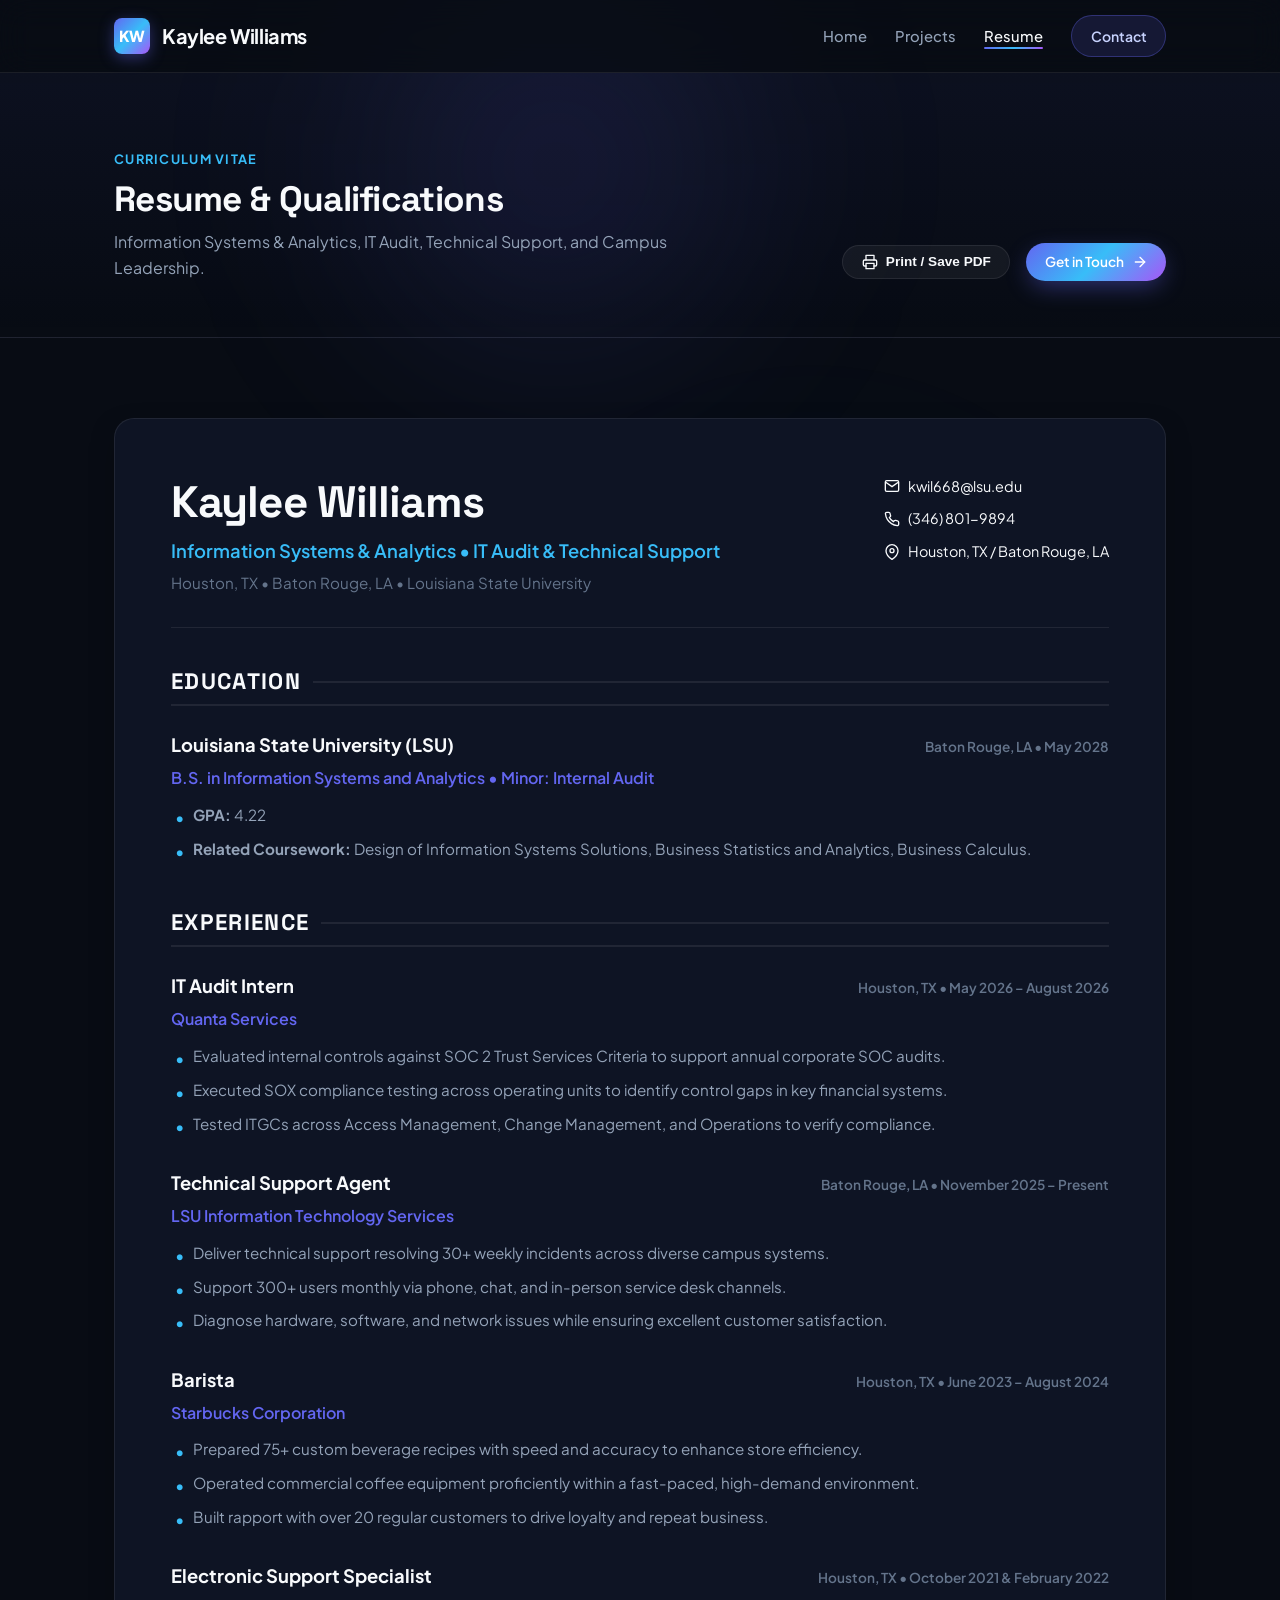
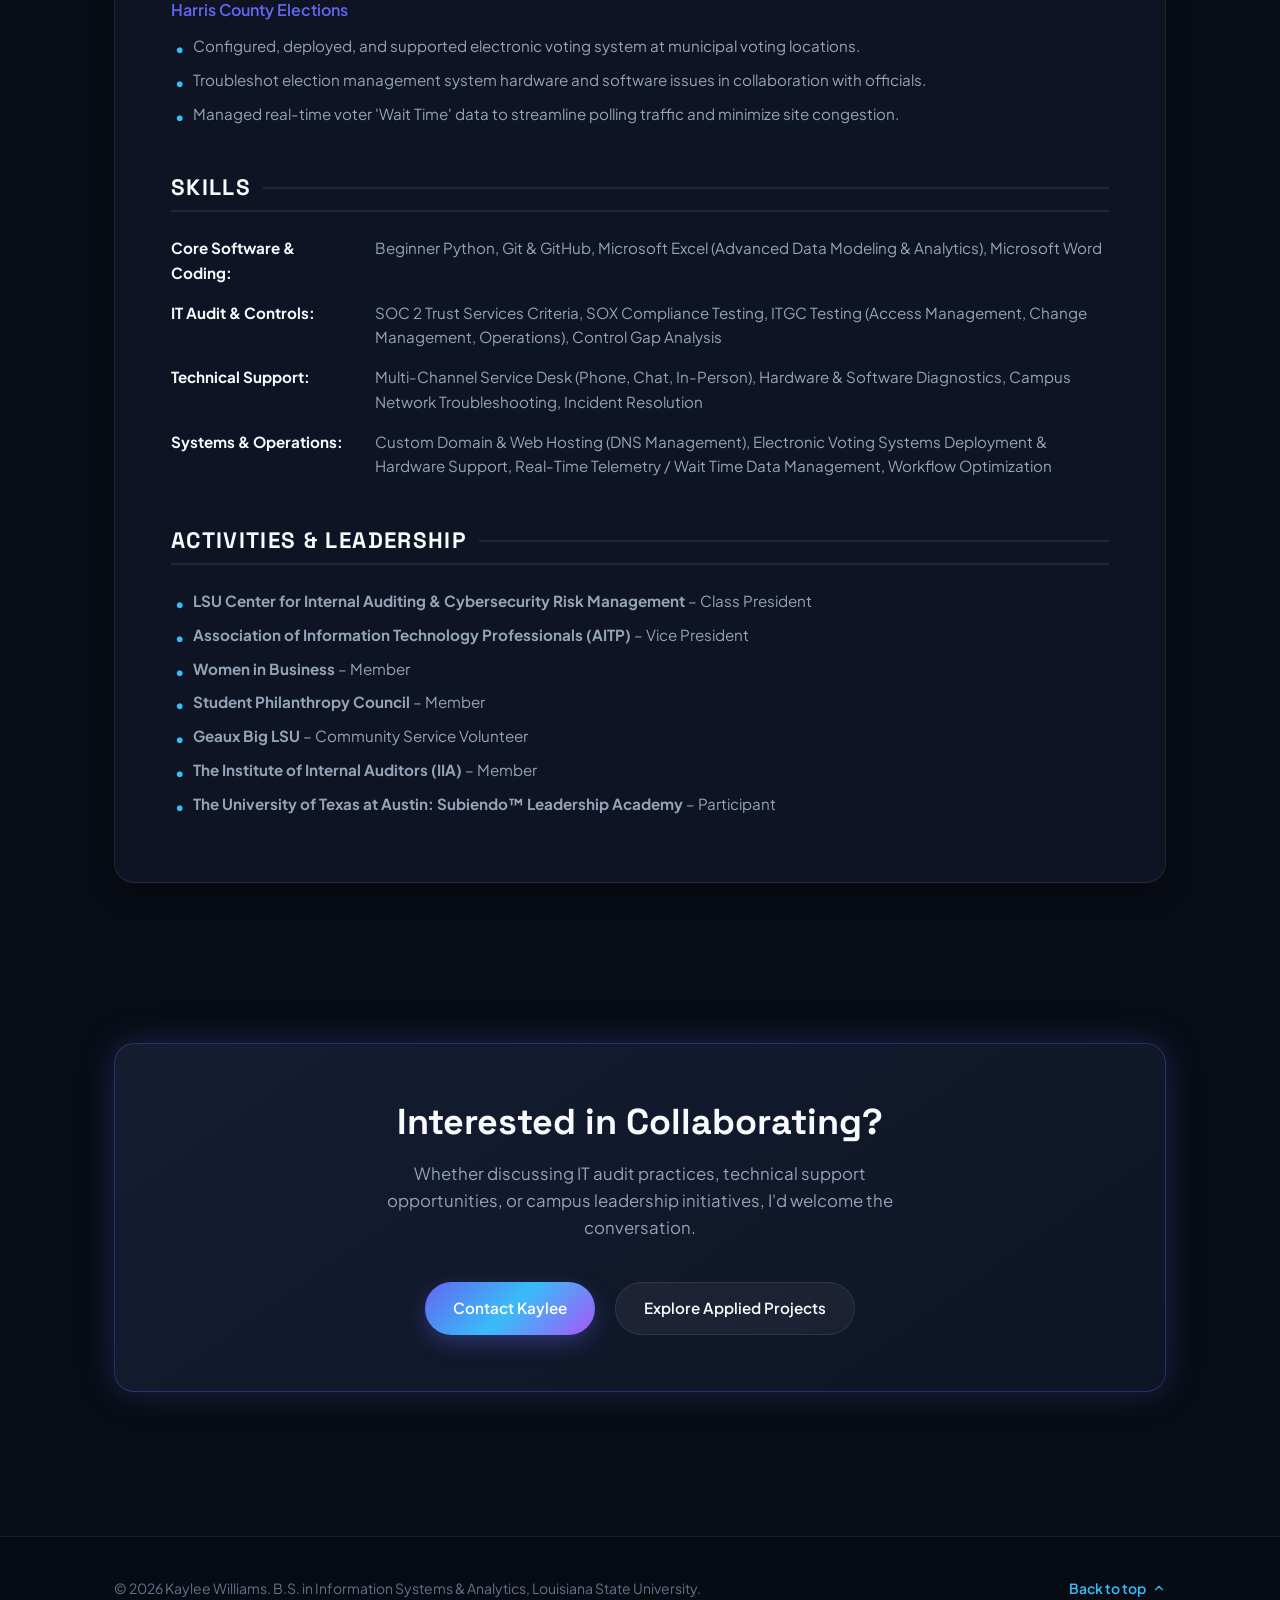
<file: resume.html>
<!DOCTYPE html>
<html lang="en">
<head>
  <meta charset="UTF-8">
  <meta name="viewport" content="width=device-width, initial-scale=1.0">
  <meta name="description" content="Resume of Kaylee Williams - B.S. in Information Systems & Analytics at LSU, IT Audit Intern at Quanta Services, Technical Support Agent at LSU ITS, and Class President of LSU Center for Internal Auditing & Cybersecurity Risk Management.">
  <title>Resume | Kaylee Williams</title>
  <link rel="preconnect" href="https://fonts.googleapis.com">
  <link rel="preconnect" href="https://fonts.gstatic.com" crossorigin>
  <link href="https://fonts.googleapis.com/css2?family=Plus+Jakarta+Sans:wght@300;400;500;600;700;800&family=Space+Grotesk:wght@500;700&display=swap" rel="stylesheet">
  <link rel="stylesheet" href="styles.css">
</head>
<body>

  <!-- Top Sticky Navigation Bar -->
  <header>
    <div class="container nav-content">
      <a href="index.html" class="brand-logo" id="nav-brand" aria-label="Kaylee Williams Home">
        <div class="brand-icon">KW</div>
        <span>Kaylee Williams</span>
      </a>
      <nav aria-label="Main Navigation">
        <ul>
          <li><a href="index.html" id="link-home">Home</a></li>
          <li><a href="project.html" id="link-projects">Projects</a></li>
          <li><a href="resume.html" class="active" id="link-resume">Resume</a></li>
          <li><a href="contact.html" class="nav-cta" id="link-contact-cta">Contact</a></li>
        </ul>
      </nav>
    </div>
  </header>

  <main>
    <!-- Page Header -->
    <div class="page-header">
      <div class="container page-header-content">
        <div>
          <span class="section-tag">Curriculum Vitae</span>
          <h1 class="section-title">Resume &amp; Qualifications</h1>
          <p class="section-desc">
            Information Systems &amp; Analytics, IT Audit, Technical Support, and Campus Leadership.
          </p>
        </div>
        <div class="hero-actions">
          <button onclick="window.print()" class="btn-secondary btn-sm" id="btn-print-resume" aria-label="Print or save resume as PDF">
            <svg width="16" height="16" viewBox="0 0 24 24" fill="none" stroke="currentColor" stroke-width="2" stroke-linecap="round" stroke-linejoin="round"><polyline points="6 9 6 2 18 2 18 9"></polyline><path d="M6 18H4a2 2 0 0 1-2-2v-5a2 2 0 0 1 2-2h16a2 2 0 0 1 2 2v5a2 2 0 0 1-2 2h-2"></path><rect x="6" y="14" width="12" height="8"></rect></svg>
            <span>Print / Save PDF</span>
          </button>
          <a href="contact.html" class="btn-primary btn-sm" id="btn-contact-resume">
            <span>Get in Touch</span>
            <svg width="16" height="16" viewBox="0 0 24 24" fill="none" stroke="currentColor" stroke-width="2" stroke-linecap="round" stroke-linejoin="round"><line x1="5" y1="12" x2="19" y2="12"></line><polyline points="12 5 19 12 12 19"></polyline></svg>
          </a>
        </div>
      </div>
    </div>

    <!-- Resume Paper Body -->
    <section>
      <div class="container">
        <article class="resume-paper" id="printable-resume">
          <!-- Resume Header Block -->
          <div class="resume-header-block">
            <div>
              <h2 class="resume-candidate-name">Kaylee Williams</h2>
              <div class="resume-candidate-title">Information Systems &amp; Analytics &bull; IT Audit &amp; Technical Support</div>
              <p style="color: var(--text-muted); margin-top: 0.35rem; font-size: 0.95rem;">
                Houston, TX &bull; Baton Rouge, LA &bull; Louisiana State University
              </p>
            </div>
            <ul class="resume-contact-list">
              <li>
                <a href="mailto:kwil668@lsu.edu" id="resume-email-link">
                  <svg width="16" height="16" viewBox="0 0 24 24" fill="none" stroke="currentColor" stroke-width="2"><path d="M4 4h16c1.1 0 2 .9 2 2v12c0 1.1-.9 2-2 2H4c-1.1 0-2-.9-2-2V6c0-1.1.9-2 2-2z"></path><polyline points="22,6 12,13 2,6"></polyline></svg>
                  <span>kwil668@lsu.edu</span>
                </a>
              </li>
              <li>
                <a href="tel:3468019894" id="resume-phone-link">
                  <svg width="16" height="16" viewBox="0 0 24 24" fill="none" stroke="currentColor" stroke-width="2"><path d="M22 16.92v3a2 2 0 0 1-2.18 2 19.79 19.79 0 0 1-8.63-3.07 19.5 19.5 0 0 1-6-6 19.79 19.79 0 0 1-3.07-8.67A2 2 0 0 1 4.11 2h3a2 2 0 0 1 2 1.72 12.84 12.84 0 0 0 .7 2.81 2 2 0 0 1-.45 2.11L8.09 9.91a16 16 0 0 0 6 6l1.27-1.27a2 2 0 0 1 2.11-.45 12.84 12.84 0 0 0 2.81.7A2 2 0 0 1 22 16.92z"></path></svg>
                  <span>(346) 801-9894</span>
                </a>
              </li>
              <li>
                <a href="https://linkedin.com" target="_blank" rel="noopener noreferrer" id="resume-location-link">
                  <svg width="16" height="16" viewBox="0 0 24 24" fill="none" stroke="currentColor" stroke-width="2"><path d="M21 10c0 7-9 13-9 13s-9-6-9-13a9 9 0 0 1 18 0z"></path><circle cx="12" cy="10" r="3"></circle></svg>
                  <span>Houston, TX / Baton Rouge, LA</span>
                </a>
              </li>
            </ul>
          </div>

          <!-- Section: Education -->
          <div class="resume-section">
            <h3 class="resume-section-title">Education</h3>
            
            <div class="resume-entry">
              <div class="resume-entry-top">
                <div class="resume-entry-role">Louisiana State University (LSU)</div>
                <div class="resume-entry-meta">Baton Rouge, LA &bull; May 2028</div>
              </div>
              <div class="resume-entry-org">
                B.S. in Information Systems and Analytics &bull; Minor: Internal Audit
              </div>
              <ul class="resume-bullets">
                <li><strong>GPA:</strong> 4.22</li>
                <li><strong>Related Coursework:</strong> Design of Information Systems Solutions, Business Statistics and Analytics, Business Calculus.</li>
              </ul>
            </div>
          </div>

          <!-- Section: Experience -->
          <div class="resume-section">
            <h3 class="resume-section-title">Experience</h3>

            <!-- Role 1: Quanta Services -->
            <div class="resume-entry">
              <div class="resume-entry-top">
                <div class="resume-entry-role">IT Audit Intern</div>
                <div class="resume-entry-meta">Houston, TX &bull; May 2026 – August 2026</div>
              </div>
              <div class="resume-entry-org">Quanta Services</div>
              <ul class="resume-bullets">
                <li>Evaluated internal controls against SOC 2 Trust Services Criteria to support annual corporate SOC audits.</li>
                <li>Executed SOX compliance testing across operating units to identify control gaps in key financial systems.</li>
                <li>Tested ITGCs across Access Management, Change Management, and Operations to verify compliance.</li>
              </ul>
            </div>

            <!-- Role 2: LSU ITS -->
            <div class="resume-entry">
              <div class="resume-entry-top">
                <div class="resume-entry-role">Technical Support Agent</div>
                <div class="resume-entry-meta">Baton Rouge, LA &bull; November 2025 – Present</div>
              </div>
              <div class="resume-entry-org">LSU Information Technology Services</div>
              <ul class="resume-bullets">
                <li>Deliver technical support resolving 30+ weekly incidents across diverse campus systems.</li>
                <li>Support 300+ users monthly via phone, chat, and in-person service desk channels.</li>
                <li>Diagnose hardware, software, and network issues while ensuring excellent customer satisfaction.</li>
              </ul>
            </div>

            <!-- Role 3: Starbucks -->
            <div class="resume-entry">
              <div class="resume-entry-top">
                <div class="resume-entry-role">Barista</div>
                <div class="resume-entry-meta">Houston, TX &bull; June 2023 – August 2024</div>
              </div>
              <div class="resume-entry-org">Starbucks Corporation</div>
              <ul class="resume-bullets">
                <li>Prepared 75+ custom beverage recipes with speed and accuracy to enhance store efficiency.</li>
                <li>Operated commercial coffee equipment proficiently within a fast-paced, high-demand environment.</li>
                <li>Built rapport with over 20 regular customers to drive loyalty and repeat business.</li>
              </ul>
            </div>

            <!-- Role 4: Harris County Elections -->
            <div class="resume-entry">
              <div class="resume-entry-top">
                <div class="resume-entry-role">Electronic Support Specialist</div>
                <div class="resume-entry-meta">Houston, TX &bull; October 2021 &amp; February 2022</div>
              </div>
              <div class="resume-entry-org">Harris County Elections</div>
              <ul class="resume-bullets">
                <li>Configured, deployed, and supported electronic voting system at municipal voting locations.</li>
                <li>Troubleshot election management system hardware and software issues in collaboration with officials.</li>
                <li>Managed real-time voter 'Wait Time' data to streamline polling traffic and minimize site congestion.</li>
              </ul>
            </div>
          </div>

          <!-- Section: Skills -->
          <div class="resume-section">
            <h3 class="resume-section-title">Skills</h3>
            
            <div class="resume-skill-matrix">
              <div class="resume-skill-cat">Core Software &amp; Coding:</div>
              <div class="resume-skill-vals">Beginner Python, Git &amp; GitHub, Microsoft Excel (Advanced Data Modeling &amp; Analytics), Microsoft Word</div>

              <div class="resume-skill-cat">IT Audit &amp; Controls:</div>
              <div class="resume-skill-vals">SOC 2 Trust Services Criteria, SOX Compliance Testing, ITGC Testing (Access Management, Change Management, Operations), Control Gap Analysis</div>

              <div class="resume-skill-cat">Technical Support:</div>
              <div class="resume-skill-vals">Multi-Channel Service Desk (Phone, Chat, In-Person), Hardware &amp; Software Diagnostics, Campus Network Troubleshooting, Incident Resolution</div>

              <div class="resume-skill-cat">Systems &amp; Operations:</div>
              <div class="resume-skill-vals">Custom Domain &amp; Web Hosting (DNS Management), Electronic Voting Systems Deployment &amp; Hardware Support, Real-Time Telemetry / Wait Time Data Management, Workflow Optimization</div>
            </div>
          </div>

          <!-- Section: Activities & Leadership -->
          <div class="resume-section">
            <h3 class="resume-section-title">Activities &amp; Leadership</h3>
            <ul class="resume-bullets">
              <li><strong>LSU Center for Internal Auditing &amp; Cybersecurity Risk Management</strong> – Class President</li>
              <li><strong>Association of Information Technology Professionals (AITP)</strong> – Vice President</li>
              <li><strong>Women in Business</strong> – Member</li>
              <li><strong>Student Philanthropy Council</strong> – Member</li>
              <li><strong>Geaux Big LSU</strong> – Community Service Volunteer</li>
              <li><strong>The Institute of Internal Auditors (IIA)</strong> – Member</li>
              <li><strong>The University of Texas at Austin: Subiendo&trade; Leadership Academy</strong> – Participant</li>
            </ul>
          </div>
        </article>
      </div>
    </section>

    <!-- Bottom Action Card -->
    <section>
      <div class="container">
        <div class="contact-card">
          <h2>Interested in Collaborating?</h2>
          <p>
            Whether discussing IT audit practices, technical support opportunities, or campus leadership initiatives, I'd welcome the conversation.
          </p>
          <div class="contact-methods">
            <a href="contact.html" class="btn-primary" id="btn-bottom-contact">Contact Kaylee</a>
            <a href="project.html" class="btn-secondary" id="btn-bottom-projects">Explore Applied Projects</a>
          </div>
        </div>
      </div>
    </section>
  </main>

  <!-- Footer -->
  <footer>
    <div class="container footer-content">
      <div class="footer-text">
        &copy; 2026 Kaylee Williams. B.S. in Information Systems &amp; Analytics, Louisiana State University.
      </div>
      <a href="#" class="back-to-top" id="link-back-to-top">
        <span>Back to top</span>
        <svg width="14" height="14" viewBox="0 0 24 24" fill="none" stroke="currentColor" stroke-width="2" stroke-linecap="round" stroke-linejoin="round"><polyline points="18 15 12 9 6 15"></polyline></svg>
      </a>
    </div>
  </footer>

</body>
</html>
</file>
<file: styles.css>
/* ==========================================================================
   Design Tokens & CSS Variables
   ========================================================================== */
:root {
  --bg-primary: #080c14;
  --bg-secondary: #0e1424;
  --bg-card: rgba(18, 26, 43, 0.65);
  --bg-card-hover: rgba(25, 36, 60, 0.85);
  --border-subtle: rgba(255, 255, 255, 0.08);
  --border-accent: rgba(99, 102, 241, 0.4);
  --text-primary: #f8fafc;
  --text-secondary: #94a3b8;
  --text-muted: #64748b;
  --accent-indigo: #6366f1;
  --accent-cyan: #38bdf8;
  --accent-purple: #a855f7;
  --accent-emerald: #10b981;
  --gradient-brand: linear-gradient(135deg, #6366f1 0%, #38bdf8 50%, #a855f7 100%);
  --gradient-card: linear-gradient(145deg, rgba(255, 255, 255, 0.04) 0%, rgba(255, 255, 255, 0.01) 100%);
  --shadow-subtle: 0 10px 30px -10px rgba(0, 0, 0, 0.5);
  --shadow-glow: 0 0 35px rgba(99, 102, 241, 0.25);
  --radius-sm: 8px;
  --radius-md: 14px;
  --radius-lg: 20px;
  --radius-full: 9999px;
}

/* ==========================================================================
   Reset & Base Typography
   ========================================================================== */
*,
*::before,
*::after {
  box-sizing: border-box;
  margin: 0;
  padding: 0;
}

html {
  scroll-behavior: smooth;
  font-size: 16px;
}

body {
  background-color: var(--bg-primary);
  color: var(--text-primary);
  font-family: 'Plus Jakarta Sans', -apple-system, BlinkMacSystemFont, 'Segoe UI', Roboto, sans-serif;
  line-height: 1.6;
  overflow-x: hidden;
  min-height: 100vh;
  position: relative;
}

/* Ambient Background Atmosphere */
body::before {
  content: '';
  position: fixed;
  top: -15%;
  left: 20%;
  width: 600px;
  height: 600px;
  background: radial-gradient(circle, rgba(99, 102, 241, 0.15) 0%, transparent 70%);
  filter: blur(80px);
  z-index: -1;
  pointer-events: none;
  animation: floatAura 18s ease-in-out infinite alternate;
}

body::after {
  content: '';
  position: fixed;
  bottom: -10%;
  right: 15%;
  width: 550px;
  height: 550px;
  background: radial-gradient(circle, rgba(56, 189, 248, 0.12) 0%, transparent 70%);
  filter: blur(80px);
  z-index: -1;
  pointer-events: none;
  animation: floatAura 22s ease-in-out infinite alternate-reverse;
}

@keyframes floatAura {
  0% {
    transform: translate(0, 0) scale(1);
  }

  50% {
    transform: translate(40px, 30px) scale(1.1);
  }

  100% {
    transform: translate(-30px, -20px) scale(0.95);
  }
}

h1,
h2,
h3,
h4,
.font-heading {
  font-family: 'Space Grotesk', sans-serif;
  color: var(--text-primary);
  line-height: 1.25;
  font-weight: 700;
}

.text-gradient {
  background: var(--gradient-brand);
  -webkit-background-clip: text;
  -webkit-text-fill-color: transparent;
  background-clip: text;
}

a {
  color: inherit;
  text-decoration: none;
  transition: color 0.2s ease;
}

/* ==========================================================================
   Layout Containers
   ========================================================================== */
.container {
  width: 100%;
  max-width: 1100px;
  margin: 0 auto;
  padding: 0 1.5rem;
}

/* ==========================================================================
   Header & Navigation
   ========================================================================== */
header {
  position: sticky;
  top: 0;
  z-index: 100;
  background: rgba(8, 12, 20, 0.75);
  backdrop-filter: blur(16px);
  -webkit-backdrop-filter: blur(16px);
  border-bottom: 1px solid var(--border-subtle);
}

.nav-content {
  display: flex;
  align-items: center;
  justify-content: space-between;
  height: 72px;
}

.brand-logo {
  display: flex;
  align-items: center;
  gap: 0.75rem;
  font-size: 1.25rem;
  font-weight: 700;
  letter-spacing: -0.02em;
}

.brand-icon {
  width: 36px;
  height: 36px;
  border-radius: var(--radius-sm);
  background: var(--gradient-brand);
  display: grid;
  place-items: center;
  color: #fff;
  font-weight: 800;
  font-size: 0.95rem;
  box-shadow: 0 4px 15px rgba(99, 102, 241, 0.4);
}

nav ul {
  display: flex;
  align-items: center;
  list-style: none;
  gap: 1.75rem;
}

nav a {
  font-size: 0.925rem;
  color: var(--text-secondary);
  font-weight: 500;
  position: relative;
  padding: 0.25rem 0;
}

nav a::after {
  content: '';
  position: absolute;
  bottom: 0;
  left: 0;
  width: 0%;
  height: 2px;
  background: var(--gradient-brand);
  transition: width 0.25s ease;
  border-radius: var(--radius-full);
}

nav a:hover,
nav a.active {
  color: var(--text-primary);
}

nav a:hover::after,
nav a.active::after {
  width: 100%;
}

.nav-cta {
  display: inline-flex;
  align-items: center;
  padding: 0.55rem 1.15rem;
  border-radius: var(--radius-full);
  background: rgba(99, 102, 241, 0.15);
  border: 1px solid rgba(99, 102, 241, 0.35);
  color: #c7d2fe;
  font-size: 0.875rem;
  font-weight: 600;
  transition: all 0.25s ease;
}

.nav-cta:hover {
  background: var(--accent-indigo);
  color: #ffffff;
  transform: translateY(-1px);
  box-shadow: 0 4px 18px rgba(99, 102, 241, 0.4);
}

/* ==========================================================================
   Page Hero & Subpage Headers
   ========================================================================== */
.hero {
  padding: 6rem 0 5rem;
  position: relative;
}

.page-header {
  padding: 4.5rem 0 3.5rem;
  position: relative;
  border-bottom: 1px solid var(--border-subtle);
  background: linear-gradient(180deg, rgba(99, 102, 241, 0.05) 0%, transparent 100%);
}

.page-header-content {
  display: flex;
  justify-content: space-between;
  align-items: flex-end;
  flex-wrap: wrap;
  gap: 1.5rem;
}

.hero-wrapper {
  display: grid;
  grid-template-columns: 1fr auto;
  align-items: center;
  gap: 3.5rem;
}

.badge-status {
  display: inline-flex;
  align-items: center;
  gap: 0.5rem;
  padding: 0.35rem 0.9rem;
  background: rgba(16, 185, 129, 0.1);
  border: 1px solid rgba(16, 185, 129, 0.3);
  border-radius: var(--radius-full);
  font-size: 0.825rem;
  font-weight: 600;
  color: #6ee7b7;
  margin-bottom: 1.5rem;
}

.status-dot {
  width: 8px;
  height: 8px;
  border-radius: 50%;
  background-color: var(--accent-emerald);
  box-shadow: 0 0 10px var(--accent-emerald);
  animation: pulseDot 2s infinite ease-in-out;
}

@keyframes pulseDot {

  0%,
  100% {
    opacity: 1;
    transform: scale(1);
  }

  50% {
    opacity: 0.4;
    transform: scale(0.8);
  }
}

.hero h1 {
  font-size: 3.25rem;
  letter-spacing: -0.03em;
  margin-bottom: 1.25rem;
}

.hero-lead {
  font-size: 1.2rem;
  color: var(--text-secondary);
  max-width: 580px;
  margin-bottom: 2rem;
  font-weight: 400;
}

.hero-actions {
  display: flex;
  flex-wrap: wrap;
  gap: 1rem;
  align-items: center;
}

/* Avatar Frame & Headshot Showcase */
.hero-visual {
  position: relative;
  display: flex;
  justify-content: center;
}

.avatar-frame {
  width: 290px;
  height: 385px;
  border-radius: 32px;
  padding: 4px;
  background: var(--gradient-brand);
  box-shadow: 0 20px 45px -15px rgba(0, 0, 0, 0.75), var(--shadow-glow);
  position: relative;
  transition: transform 0.4s cubic-bezier(0.16, 1, 0.3, 1), box-shadow 0.4s ease;
}

.avatar-frame:hover {
  transform: translateY(-6px) scale(1.015);
  box-shadow: 0 25px 50px -12px rgba(0, 0, 0, 0.85), 0 0 45px rgba(99, 102, 241, 0.45);
}

.avatar-inner {
  width: 100%;
  height: 100%;
  background: var(--bg-secondary);
  border-radius: 28px;
  overflow: hidden;
  position: relative;
  display: flex;
}

.headshot-img {
  width: 100%;
  height: 100%;
  object-fit: cover;
  object-position: center 15%;
  display: block;
  transition: transform 0.6s cubic-bezier(0.16, 1, 0.3, 1);
}

.avatar-frame:hover .headshot-img {
  transform: scale(1.045);
}

.avatar-overlay {
  position: absolute;
  bottom: 0;
  left: 0;
  right: 0;
  padding: 2.5rem 1.25rem 1.2rem;
  background: linear-gradient(to top, rgba(8, 12, 20, 0.95) 0%, rgba(8, 12, 20, 0.7) 60%, transparent 100%);
  display: flex;
  flex-direction: column;
  gap: 0.2rem;
  z-index: 2;
  pointer-events: none;
}

.avatar-title {
  font-size: 1.15rem;
  font-weight: 700;
  color: var(--text-primary);
  letter-spacing: -0.01em;
}

.avatar-subtitle {
  font-size: 0.775rem;
  color: #a5b4fc;
  text-transform: uppercase;
  letter-spacing: 0.06em;
  font-weight: 600;
}

.avatar-floating-badge {
  position: absolute;
  top: -14px;
  right: -14px;
  display: inline-flex;
  align-items: center;
  gap: 0.5rem;
  padding: 0.45rem 0.95rem;
  background: rgba(14, 20, 36, 0.92);
  backdrop-filter: blur(12px);
  -webkit-backdrop-filter: blur(12px);
  border: 1px solid rgba(99, 102, 241, 0.35);
  border-radius: var(--radius-full);
  font-size: 0.775rem;
  font-weight: 600;
  color: #e0e7ff;
  box-shadow: 0 10px 25px -5px rgba(0, 0, 0, 0.5);
  animation: floatBadge 3.5s ease-in-out infinite alternate;
  z-index: 3;
}

@keyframes floatBadge {
  0% {
    transform: translateY(0px);
  }
  100% {
    transform: translateY(-6px);
  }
}

/* ==========================================================================
   Buttons & CTAs
   ========================================================================== */
.btn-primary {
  display: inline-flex;
  align-items: center;
  gap: 0.5rem;
  background: var(--gradient-brand);
  color: #ffffff;
  padding: 0.85rem 1.75rem;
  border-radius: var(--radius-full);
  font-weight: 600;
  font-size: 0.95rem;
  border: none;
  cursor: pointer;
  box-shadow: 0 8px 24px -4px rgba(99, 102, 241, 0.45);
  transition: all 0.25s ease;
}

.btn-primary:hover {
  transform: translateY(-2px);
  box-shadow: 0 12px 30px -4px rgba(99, 102, 241, 0.65);
  color: #ffffff;
}

.btn-secondary {
  display: inline-flex;
  align-items: center;
  gap: 0.5rem;
  background: rgba(255, 255, 255, 0.05);
  color: var(--text-primary);
  padding: 0.85rem 1.75rem;
  border-radius: var(--radius-full);
  font-weight: 600;
  font-size: 0.95rem;
  border: 1px solid var(--border-subtle);
  transition: all 0.25s ease;
}

.btn-secondary:hover {
  background: rgba(255, 255, 255, 0.1);
  border-color: rgba(255, 255, 255, 0.2);
  transform: translateY(-2px);
  color: #ffffff;
}

.btn-sm {
  padding: 0.5rem 1.15rem;
  font-size: 0.85rem;
}

/* ==========================================================================
   Stats Strip
   ========================================================================== */
.stats-strip {
  display: grid;
  grid-template-columns: repeat(3, 1fr);
  gap: 1.5rem;
  margin-top: 3.5rem;
  padding: 1.75rem 2rem;
  background: var(--gradient-card);
  border: 1px solid var(--border-subtle);
  border-radius: var(--radius-lg);
  backdrop-filter: blur(10px);
}

.stat-item {
  text-align: center;
}

.stat-number {
  font-size: 2.25rem;
  font-weight: 800;
  font-family: 'Space Grotesk', sans-serif;
  margin-bottom: 0.25rem;
  background: var(--gradient-brand);
  -webkit-background-clip: text;
  -webkit-text-fill-color: transparent;
}

.stat-label {
  font-size: 0.875rem;
  color: var(--text-secondary);
  font-weight: 500;
}

/* ==========================================================================
   Sections & Grids
   ========================================================================== */
section {
  padding: 5rem 0;
}

.section-header {
  margin-bottom: 3rem;
}

.section-tag {
  display: inline-block;
  font-size: 0.8rem;
  font-weight: 700;
  text-transform: uppercase;
  letter-spacing: 0.1em;
  color: var(--accent-cyan);
  margin-bottom: 0.5rem;
}

.section-title {
  font-size: 2.2rem;
  letter-spacing: -0.02em;
}

.section-desc {
  color: var(--text-secondary);
  margin-top: 0.5rem;
  max-width: 620px;
}

.grid-2 {
  display: grid;
  grid-template-columns: repeat(2, 1fr);
  gap: 1.75rem;
}

.grid-3 {
  display: grid;
  grid-template-columns: repeat(3, 1fr);
  gap: 1.5rem;
}

/* ==========================================================================
   Cards
   ========================================================================== */
.card {
  background: var(--bg-card);
  border: 1px solid var(--border-subtle);
  border-radius: var(--radius-lg);
  padding: 2rem;
  transition: all 0.3s cubic-bezier(0.16, 1, 0.3, 1);
  position: relative;
  overflow: hidden;
}

.card::before {
  content: '';
  position: absolute;
  top: 0;
  left: 0;
  right: 0;
  height: 2px;
  background: var(--gradient-brand);
  opacity: 0;
  transition: opacity 0.3s ease;
}

.card:hover {
  transform: translateY(-4px);
  background: var(--bg-card-hover);
  border-color: var(--border-accent);
  box-shadow: 0 15px 35px -10px rgba(0, 0, 0, 0.6);
}

.card:hover::before {
  opacity: 1;
}

/* About Cards */
.about-bio {
  font-size: 1.05rem;
  color: var(--text-secondary);
  line-height: 1.8;
  margin-bottom: 1.5rem;
}

.about-feature {
  display: flex;
  gap: 1rem;
  margin-top: 1.25rem;
}

.about-icon-box {
  width: 44px;
  height: 44px;
  border-radius: var(--radius-md);
  background: rgba(99, 102, 241, 0.15);
  border: 1px solid rgba(99, 102, 241, 0.3);
  display: grid;
  place-items: center;
  color: var(--accent-cyan);
  flex-shrink: 0;
}

.about-feature-title {
  font-size: 1rem;
  font-weight: 600;
  color: var(--text-primary);
}

.about-feature-desc {
  font-size: 0.875rem;
  color: var(--text-muted);
  margin-top: 0.15rem;
}

/* ==========================================================================
   Project Component Styles
   ========================================================================== */
.project-card {
  display: flex;
  flex-direction: column;
  justify-content: space-between;
}

.project-header {
  display: flex;
  justify-content: space-between;
  align-items: flex-start;
  margin-bottom: 1rem;
}

.project-badge {
  font-size: 0.75rem;
  padding: 0.25rem 0.65rem;
  border-radius: var(--radius-full);
  background: rgba(56, 189, 248, 0.1);
  border: 1px solid rgba(56, 189, 248, 0.25);
  color: var(--accent-cyan);
  font-weight: 600;
}

.project-icon {
  color: var(--text-muted);
  transition: color 0.2s, transform 0.2s;
}

.card:hover .project-icon {
  color: var(--accent-cyan);
  transform: translate(2px, -2px);
}

.project-title {
  font-size: 1.3rem;
  margin-bottom: 0.5rem;
  color: var(--text-primary);
}

.project-summary {
  font-size: 0.925rem;
  color: var(--text-secondary);
  margin-bottom: 1.5rem;
  line-height: 1.6;
}

.project-highlights {
  list-style: none;
  margin-bottom: 1.5rem;
}

.project-highlights li {
  position: relative;
  padding-left: 1.25rem;
  margin-bottom: 0.5rem;
  font-size: 0.875rem;
  color: var(--text-secondary);
}

.project-highlights li::before {
  content: '▹';
  position: absolute;
  left: 0;
  color: var(--accent-indigo);
  font-weight: bold;
}

.tech-tags {
  display: flex;
  flex-wrap: wrap;
  gap: 0.5rem;
  margin-top: auto;
}

.tag {
  font-size: 0.775rem;
  background: rgba(255, 255, 255, 0.05);
  border: 1px solid var(--border-subtle);
  color: #cbd5e1;
  padding: 0.25rem 0.65rem;
  border-radius: 6px;
  font-weight: 500;
}

.project-links {
  display: flex;
  gap: 0.75rem;
  margin-top: 1.25rem;
  padding-top: 1.25rem;
  border-top: 1px solid var(--border-subtle);
}

.project-link-item {
  display: inline-flex;
  align-items: center;
  gap: 0.4rem;
  font-size: 0.85rem;
  font-weight: 600;
  color: var(--accent-cyan);
}

.project-link-item:hover {
  text-decoration: underline;
  color: #ffffff;
}

/* Featured Project Card & Live Badges */
.featured-project-card {
  grid-column: 1 / -1;
  background: linear-gradient(145deg, rgba(22, 32, 54, 0.85) 0%, rgba(14, 20, 36, 0.9) 100%);
  border: 1px solid rgba(99, 102, 241, 0.35);
  box-shadow: 0 10px 30px -10px rgba(0, 0, 0, 0.6);
  position: relative;
}

.featured-project-card::before {
  content: '';
  position: absolute;
  top: 0;
  left: 0;
  right: 0;
  height: 2px;
  background: var(--gradient-brand);
  opacity: 1;
}

.featured-project-card:hover {
  transform: translateY(-4px);
  border-color: rgba(56, 189, 248, 0.55);
  box-shadow: 0 20px 45px -12px rgba(56, 189, 248, 0.25);
}

.featured-card-inner {
  display: grid;
  grid-template-columns: 1.25fr 0.75fr;
  gap: 2.25rem;
  align-items: start;
}

.featured-card-main {
  display: flex;
  flex-direction: column;
}

.featured-card-side {
  display: flex;
  flex-direction: column;
  gap: 1.25rem;
}

.badge-group {
  display: flex;
  align-items: center;
  gap: 0.6rem;
  flex-wrap: wrap;
}

.live-pill {
  display: inline-flex;
  align-items: center;
  gap: 0.4rem;
  font-size: 0.75rem;
  padding: 0.25rem 0.65rem;
  border-radius: var(--radius-full);
  background: rgba(16, 185, 129, 0.12);
  border: 1px solid rgba(16, 185, 129, 0.35);
  color: #34d399;
  font-weight: 600;
  letter-spacing: 0.02em;
}

.inline-project-link {
  color: var(--accent-cyan);
  text-decoration: underline;
  text-underline-offset: 3px;
  font-weight: 500;
}

.inline-project-link:hover {
  color: #ffffff;
}

.featured-meta-box {
  background: rgba(8, 12, 20, 0.55);
  border: 1px solid var(--border-subtle);
  border-radius: var(--radius-md);
  padding: 1.15rem;
  display: flex;
  flex-direction: column;
  gap: 0.65rem;
}

.featured-meta-header {
  font-size: 0.75rem;
  text-transform: uppercase;
  letter-spacing: 0.08em;
  color: var(--accent-cyan);
  font-weight: 700;
  margin-bottom: 0.25rem;
  display: flex;
  align-items: center;
  gap: 0.4rem;
}

.featured-meta-item {
  display: flex;
  justify-content: space-between;
  align-items: center;
  font-size: 0.825rem;
  gap: 0.75rem;
  padding-bottom: 0.5rem;
  border-bottom: 1px solid rgba(255, 255, 255, 0.04);
}

.featured-meta-item:last-child {
  padding-bottom: 0;
  border-bottom: none;
}

.featured-meta-label {
  color: var(--text-muted);
  font-weight: 500;
}

.featured-meta-value {
  color: var(--text-primary);
  font-weight: 600;
  text-align: right;
}

.featured-meta-value a {
  color: var(--accent-cyan);
}

.featured-meta-value a:hover {
  text-decoration: underline;
  color: #ffffff;
}

/* ==========================================================================
   Skills Grid
   ========================================================================== */
.skill-category {
  background: var(--bg-card);
  border: 1px solid var(--border-subtle);
  border-radius: var(--radius-lg);
  padding: 1.75rem;
}

.skill-cat-title {
  font-size: 1.1rem;
  display: flex;
  align-items: center;
  gap: 0.65rem;
  margin-bottom: 1.25rem;
  color: var(--text-primary);
}

.skill-cat-title svg {
  color: var(--accent-indigo);
}

.skill-list {
  display: flex;
  flex-wrap: wrap;
  gap: 0.6rem;
}

.skill-pill {
  font-size: 0.85rem;
  background: rgba(255, 255, 255, 0.04);
  border: 1px solid var(--border-subtle);
  padding: 0.4rem 0.85rem;
  border-radius: var(--radius-sm);
  color: #e2e8f0;
  transition: all 0.2s ease;
}

.skill-pill:hover {
  background: rgba(99, 102, 241, 0.15);
  border-color: rgba(99, 102, 241, 0.4);
  color: #ffffff;
  transform: translateY(-1px);
}

/* ==========================================================================
   Timeline (Experience & Education)
   ========================================================================== */
.timeline {
  position: relative;
  margin-left: 1rem;
  padding-left: 2rem;
  border-left: 2px dashed rgba(255, 255, 255, 0.15);
}

.timeline-item {
  position: relative;
  margin-bottom: 2.75rem;
}

.timeline-item:last-child {
  margin-bottom: 0;
}

.timeline-marker {
  position: absolute;
  left: -2.6rem;
  top: 0.25rem;
  width: 16px;
  height: 16px;
  border-radius: 50%;
  background: var(--bg-primary);
  border: 3px solid var(--accent-indigo);
  box-shadow: 0 0 12px var(--accent-indigo);
}

.timeline-date {
  font-size: 0.8rem;
  font-weight: 700;
  color: var(--accent-cyan);
  text-transform: uppercase;
  letter-spacing: 0.05em;
  margin-bottom: 0.35rem;
}

.timeline-role {
  font-size: 1.2rem;
  color: var(--text-primary);
  font-weight: 700;
}

.timeline-org {
  font-size: 0.95rem;
  color: var(--text-muted);
  margin-bottom: 0.75rem;
}

.timeline-desc {
  font-size: 0.925rem;
  color: var(--text-secondary);
  line-height: 1.6;
}

/* ==========================================================================
   Resume Dedicated Styles
   ========================================================================== */
.resume-paper {
  background: var(--bg-secondary);
  border: 1px solid var(--border-subtle);
  border-radius: var(--radius-lg);
  padding: 3.5rem;
  box-shadow: var(--shadow-subtle);
  position: relative;
}

.resume-header-block {
  border-bottom: 1px solid var(--border-subtle);
  padding-bottom: 2rem;
  margin-bottom: 2.5rem;
  display: flex;
  justify-content: space-between;
  align-items: flex-start;
  flex-wrap: wrap;
  gap: 1.5rem;
}

.resume-candidate-name {
  font-size: 2.75rem;
  letter-spacing: -0.02em;
  margin-bottom: 0.4rem;
}

.resume-candidate-title {
  font-size: 1.15rem;
  color: var(--accent-cyan);
  font-weight: 600;
}

.resume-contact-list {
  list-style: none;
  display: flex;
  flex-direction: column;
  gap: 0.45rem;
  font-size: 0.9rem;
  color: var(--text-secondary);
}

.resume-contact-list a {
  color: var(--text-primary);
  display: inline-flex;
  align-items: center;
  gap: 0.5rem;
}

.resume-contact-list a:hover {
  color: var(--accent-cyan);
}

.resume-section {
  margin-bottom: 3rem;
}

.resume-section:last-child {
  margin-bottom: 0;
}

.resume-section-title {
  font-size: 1.4rem;
  text-transform: uppercase;
  letter-spacing: 0.06em;
  color: var(--text-primary);
  border-bottom: 2px solid var(--border-subtle);
  padding-bottom: 0.5rem;
  margin-bottom: 1.5rem;
  display: flex;
  align-items: center;
  gap: 0.75rem;
}

.resume-section-title::after {
  content: '';
  height: 2px;
  flex-grow: 1;
  background: var(--border-subtle);
}

.resume-entry {
  margin-bottom: 2rem;
}

.resume-entry:last-child {
  margin-bottom: 0;
}

.resume-entry-top {
  display: flex;
  justify-content: space-between;
  align-items: baseline;
  flex-wrap: wrap;
  gap: 0.5rem;
  margin-bottom: 0.35rem;
}

.resume-entry-role {
  font-size: 1.15rem;
  font-weight: 700;
  color: var(--text-primary);
}

.resume-entry-org {
  font-size: 1rem;
  color: var(--accent-indigo);
  font-weight: 600;
}

.resume-entry-meta {
  font-size: 0.85rem;
  color: var(--text-muted);
  font-weight: 600;
}

.resume-bullets {
  list-style: none;
  margin-top: 0.75rem;
}

.resume-bullets li {
  position: relative;
  padding-left: 1.35rem;
  margin-bottom: 0.6rem;
  color: var(--text-secondary);
  font-size: 0.95rem;
  line-height: 1.6;
}

.resume-bullets li::before {
  content: '•';
  position: absolute;
  left: 0.25rem;
  color: var(--accent-cyan);
  font-size: 1.1rem;
}

.resume-skill-matrix {
  display: grid;
  grid-template-columns: 180px 1fr;
  gap: 1rem 1.5rem;
  font-size: 0.95rem;
}

.resume-skill-cat {
  font-weight: 700;
  color: var(--text-primary);
}

.resume-skill-vals {
  color: var(--text-secondary);
}

/* ==========================================================================
   Contact Card & Footer
   ========================================================================== */
.contact-card {
  background: linear-gradient(145deg, rgba(30, 41, 69, 0.6) 0%, rgba(15, 23, 42, 0.8) 100%);
  border: 1px solid rgba(99, 102, 241, 0.3);
  border-radius: var(--radius-lg);
  padding: 3.5rem 2.5rem;
  text-align: center;
  box-shadow: var(--shadow-glow);
}

.contact-card h2 {
  font-size: 2.25rem;
  margin-bottom: 1rem;
}

.contact-card p {
  color: var(--text-secondary);
  max-width: 550px;
  margin: 0 auto 2.5rem;
  font-size: 1.05rem;
}

.contact-methods {
  display: flex;
  justify-content: center;
  flex-wrap: wrap;
  gap: 1.25rem;
}

.contact-link {
  display: inline-flex;
  align-items: center;
  gap: 0.75rem;
  padding: 0.85rem 1.65rem;
  border-radius: var(--radius-full);
  background: rgba(255, 255, 255, 0.06);
  border: 1px solid var(--border-subtle);
  color: var(--text-primary);
  font-weight: 600;
  font-size: 0.925rem;
  transition: all 0.25s ease;
}

.contact-link:hover {
  background: rgba(99, 102, 241, 0.2);
  border-color: rgba(99, 102, 241, 0.5);
  transform: translateY(-2px);
  box-shadow: 0 6px 20px rgba(99, 102, 241, 0.25);
  color: #ffffff;
}

/* ==========================================================================
   Contact Page Dedicated Styles
   ========================================================================== */
.contact-layout-grid {
  display: grid;
  grid-template-columns: 1fr 1.35fr;
  gap: 2.5rem;
  align-items: start;
}

.contact-info-column {
  display: flex;
  flex-direction: column;
  gap: 1.5rem;
}

.contact-direct-card {
  background: var(--bg-card);
  border: 1px solid var(--border-subtle);
  border-radius: var(--radius-md);
  padding: 1.5rem;
  display: flex;
  align-items: flex-start;
  gap: 1.25rem;
  transition: all 0.25s ease;
}

.contact-direct-card:hover {
  background: var(--bg-card-hover);
  border-color: var(--border-accent);
  transform: translateY(-2px);
  box-shadow: var(--shadow-subtle);
}

.contact-card-icon {
  width: 46px;
  height: 46px;
  border-radius: var(--radius-sm);
  background: rgba(99, 102, 241, 0.15);
  border: 1px solid rgba(99, 102, 241, 0.3);
  display: grid;
  place-items: center;
  color: var(--accent-cyan);
  flex-shrink: 0;
}

.contact-card-content h3 {
  font-size: 1rem;
  color: var(--text-muted);
  text-transform: uppercase;
  letter-spacing: 0.05em;
  margin-bottom: 0.35rem;
  font-weight: 600;
}

.contact-card-content a,
.contact-card-content p {
  font-size: 1.1rem;
  color: var(--text-primary);
  font-weight: 600;
  display: block;
}

.contact-card-content a:hover {
  color: var(--accent-cyan);
}

.contact-card-content .contact-subtext {
  font-size: 0.85rem;
  color: var(--text-secondary);
  margin-top: 0.25rem;
  font-weight: 400;
}

.leadership-badge-box {
  background: linear-gradient(145deg, rgba(99, 102, 241, 0.1) 0%, rgba(56, 189, 248, 0.05) 100%);
  border: 1px solid rgba(99, 102, 241, 0.25);
  border-radius: var(--radius-md);
  padding: 1.75rem;
}

.leadership-badge-box h4 {
  font-size: 1.1rem;
  color: var(--text-primary);
  margin-bottom: 0.75rem;
  display: flex;
  align-items: center;
  gap: 0.5rem;
}

.leadership-list {
  list-style: none;
  display: flex;
  flex-direction: column;
  gap: 0.65rem;
}

.leadership-list li {
  font-size: 0.9rem;
  color: var(--text-secondary);
  display: flex;
  align-items: center;
  gap: 0.5rem;
}

.leadership-list li::before {
  content: '✓';
  color: var(--accent-emerald);
  font-weight: bold;
}

/* Interactive Contact Form */
.contact-form-container {
  background: var(--bg-card);
  border: 1px solid var(--border-subtle);
  border-radius: var(--radius-lg);
  padding: 2.5rem;
  box-shadow: var(--shadow-subtle);
  position: relative;
}

.contact-form-container::before {
  content: '';
  position: absolute;
  top: 0;
  left: 10%;
  right: 10%;
  height: 2px;
  background: var(--gradient-brand);
}

.form-header {
  margin-bottom: 2rem;
}

.form-header h2 {
  font-size: 1.75rem;
  margin-bottom: 0.5rem;
}

.form-header p {
  color: var(--text-secondary);
  font-size: 0.95rem;
}

.contact-form {
  display: flex;
  flex-direction: column;
  gap: 1.25rem;
}

.form-row {
  display: grid;
  grid-template-columns: 1fr 1fr;
  gap: 1.25rem;
}

.form-group {
  display: flex;
  flex-direction: column;
  gap: 0.45rem;
}

.form-label {
  font-size: 0.875rem;
  font-weight: 600;
  color: var(--text-primary);
}

.form-input,
.form-select,
.form-textarea {
  width: 100%;
  background: rgba(8, 12, 20, 0.7);
  border: 1px solid var(--border-subtle);
  border-radius: var(--radius-sm);
  padding: 0.8rem 1rem;
  color: var(--text-primary);
  font-family: inherit;
  font-size: 0.95rem;
  transition: all 0.2s ease;
}

.form-input:focus,
.form-select:focus,
.form-textarea:focus {
  outline: none;
  border-color: var(--accent-indigo);
  box-shadow: 0 0 0 3px rgba(99, 102, 241, 0.25);
  background: rgba(14, 20, 36, 0.9);
}

.form-select {
  cursor: pointer;
}

.form-select option {
  background: #0e1424;
  color: #f8fafc;
}

.form-textarea {
  min-height: 140px;
  resize: vertical;
}

.form-input::placeholder,
.form-textarea::placeholder {
  color: var(--text-muted);
}

.form-status-message {
  display: none;
  padding: 1rem 1.25rem;
  border-radius: var(--radius-sm);
  font-size: 0.925rem;
  font-weight: 500;
  margin-top: 1rem;
  align-items: center;
  gap: 0.75rem;
}

.form-status-message.success {
  display: flex;
  background: rgba(16, 185, 129, 0.15);
  border: 1px solid rgba(16, 185, 129, 0.4);
  color: #a7f3d0;
}

.form-status-message.error {
  display: flex;
  background: rgba(239, 68, 68, 0.15);
  border: 1px solid rgba(239, 68, 68, 0.4);
  color: #fca5a5;
}

footer {
  border-top: 1px solid var(--border-subtle);
  padding: 2.5rem 0;
  margin-top: 4rem;
  background: rgba(8, 12, 20, 0.9);
}

.footer-content {
  display: flex;
  justify-content: space-between;
  align-items: center;
  flex-wrap: wrap;
  gap: 1.5rem;
}

.footer-text {
  font-size: 0.875rem;
  color: var(--text-muted);
}

.back-to-top {
  font-size: 0.875rem;
  color: var(--accent-cyan);
  font-weight: 600;
  display: inline-flex;
  align-items: center;
  gap: 0.4rem;
}

.back-to-top:hover {
  text-decoration: underline;
}

/* ==========================================================================
   Responsive & Print Styles
   ========================================================================== */
@media (max-width: 860px) {
  .hero-wrapper {
    grid-template-columns: 1fr;
    text-align: center;
    justify-items: center;
  }

  .hero-lead {
    margin: 0 auto 2rem;
  }

  .hero-actions {
    justify-content: center;
  }

  .grid-2,
  .grid-3,
  .contact-layout-grid,
  .form-row {
    grid-template-columns: 1fr;
  }

  .featured-project-card {
    grid-column: span 1;
  }

  .featured-card-inner {
    grid-template-columns: 1fr;
    gap: 1.5rem;
  }

  .stats-strip {
    grid-template-columns: 1fr;
    gap: 1.5rem;
  }

  .resume-paper {
    padding: 2rem 1.5rem;
  }

  .resume-skill-matrix {
    grid-template-columns: 1fr;
    gap: 0.4rem;
  }

  nav ul {
    gap: 1.1rem;
  }
}

@media (max-width: 640px) {
  .nav-content {
    flex-wrap: wrap;
    height: auto;
    padding: 0.85rem 0;
    gap: 0.75rem;
  }

  nav ul {
    display: flex;
    flex-wrap: wrap;
    gap: 0.85rem;
    font-size: 0.85rem;
  }

  .contact-form-container {
    padding: 1.75rem 1.25rem;
  }

  .avatar-frame {
    width: 250px;
    height: 335px;
  }

  .avatar-floating-badge {
    right: -8px;
    top: -12px;
    font-size: 0.725rem;
    padding: 0.35rem 0.75rem;
  }
}

@media print {
  body {
    background: #ffffff !important;
    color: #000000 !important;
  }

  header,
  footer,
  .page-header,
  .btn-primary,
  .btn-secondary,
  .contact-card {
    display: none !important;
  }

  .resume-paper {
    border: none !important;
    box-shadow: none !important;
    padding: 0 !important;
    background: #ffffff !important;
    color: #000000 !important;
  }

  .text-gradient {
    -webkit-text-fill-color: initial !important;
    color: #000000 !important;
    background: none !important;
  }

  .resume-entry-role,
  .resume-candidate-name {
    color: #000000 !important;
  }

  .resume-entry-org,
  .resume-candidate-title {
    color: #2563eb !important;
  }

  .resume-bullets li {
    color: #333333 !important;
  }
}
</file>
